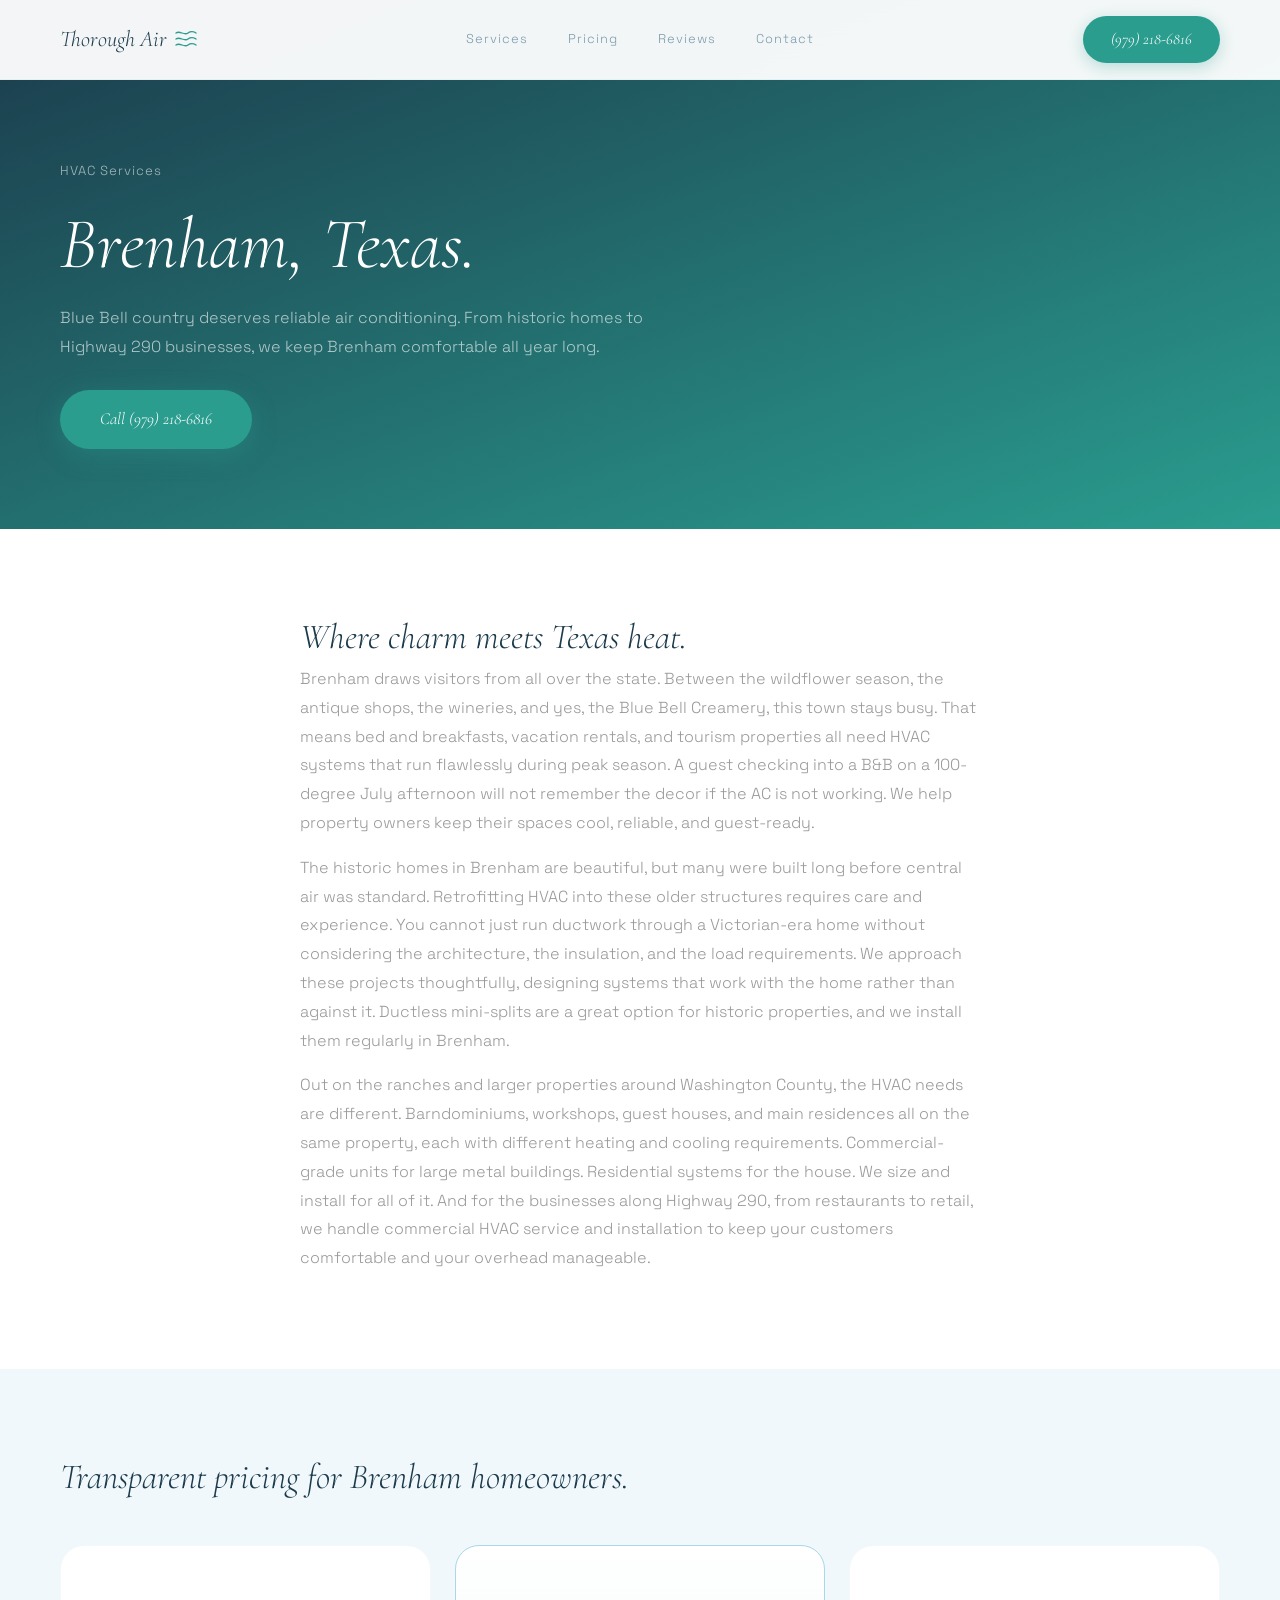
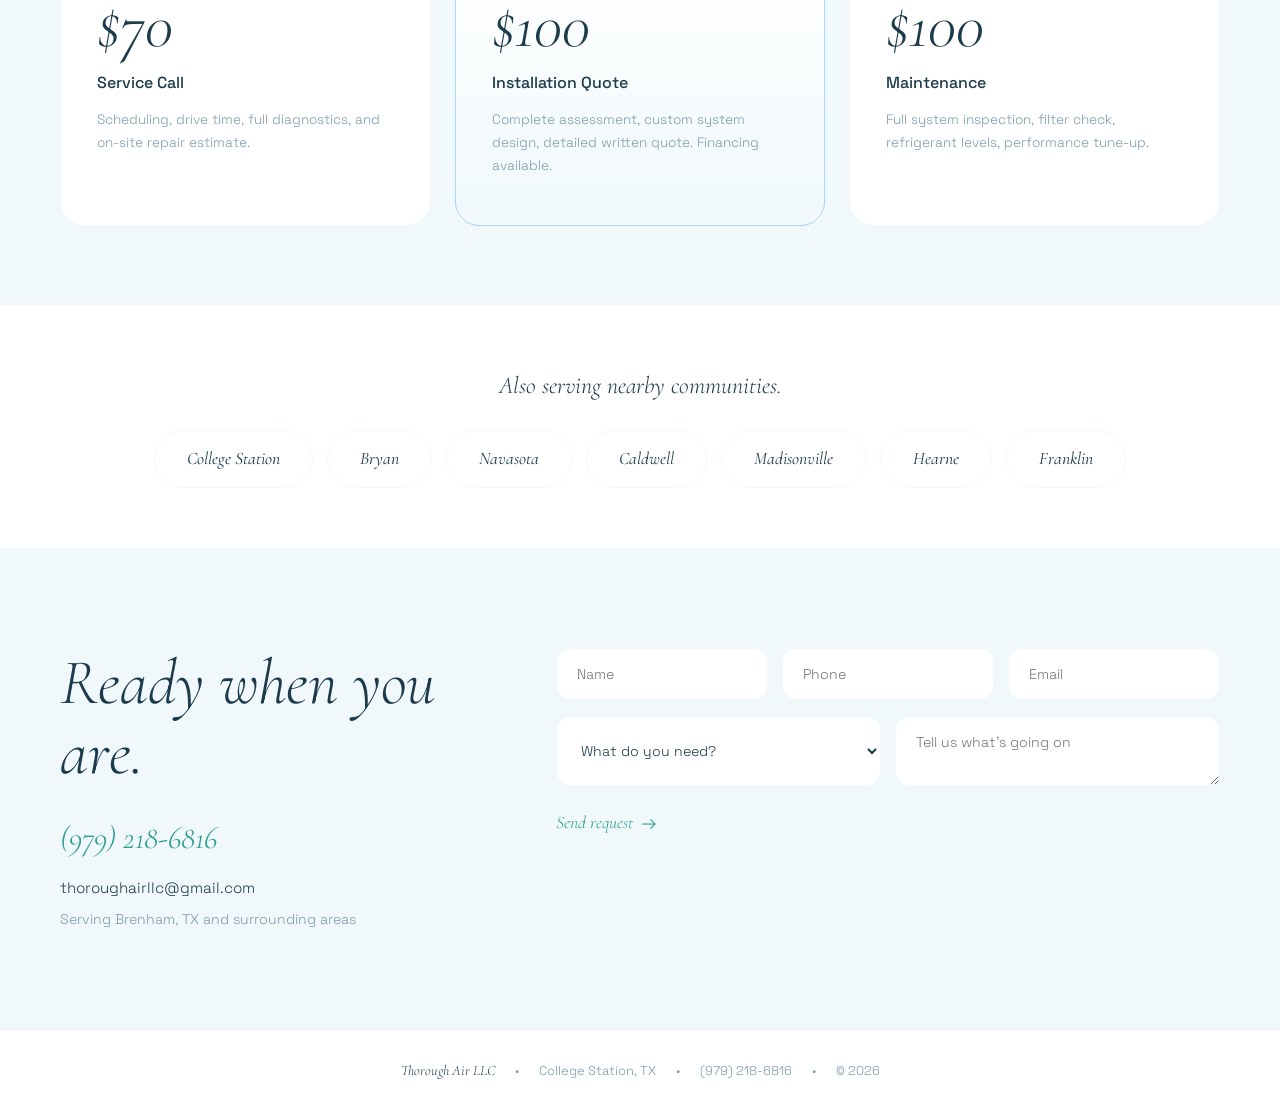
<file: areas/brenham.html>
<!DOCTYPE html>
<html lang="en">
<head>
  <meta charset="UTF-8">
  <meta name="viewport" content="width=device-width, initial-scale=1.0">
  <title>HVAC Services in Brenham, TX | Thorough Air LLC</title>
  <meta name="description" content="Thorough Air LLC serves Brenham, TX with heating, cooling, and HVAC services. 5.0 stars. Service calls starting at $70.">
  <link rel="stylesheet" href="../css/styles.css">
  <link rel="preconnect" href="https://fonts.googleapis.com">
  <link href="https://fonts.googleapis.com/css2?family=Cormorant+Garamond:ital,wght@0,300;0,400;1,300;1,400;1,500&family=Space+Grotesk:wght@300;400;500&display=swap" rel="stylesheet">
  <style>
    .area-hero {
      padding: 160px 60px 80px;
      background: linear-gradient(160deg, #1b3a4b 0%, #2a9d8f 100%);
      color: white;
    }
    .area-hero-inner { max-width: 800px; }
    .area-hero h1 em { font-size: clamp(2.5rem, 6vw, 4.5rem); color: white; line-height: 1.1; }
    .area-hero .hero-eyebrow { font-size: 0.82rem; color: rgba(255,255,255,0.6); letter-spacing: 1px; margin-bottom: 24px; }
    .area-hero .hero-desc { font-size: 1rem; font-weight: 300; color: rgba(255,255,255,0.65); max-width: 600px; line-height: 1.8; margin-top: 20px; margin-bottom: 28px; }
    .area-body { padding: 80px 60px; max-width: 800px; margin: 0 auto; }
    .area-body h2 em { font-size: clamp(1.6rem, 3vw, 2.2rem); color: #1b3a4b; }
    .area-body p { color: #999; font-weight: 300; line-height: 1.8; margin-bottom: 16px; }
    .area-pricing { padding: 80px 60px; background: #f0f8fb; }
    .area-pricing-inner { max-width: 1400px; margin: 0 auto; }
    .area-pricing h2 { margin-bottom: 40px; }
    .area-pricing h2 em { font-size: clamp(1.6rem, 3vw, 2.2rem); color: #1b3a4b; }
    @media (max-width: 900px) {
      .area-hero { padding: 120px 24px 60px; }
      .area-body { padding: 60px 24px; }
      .area-pricing { padding: 60px 24px; }
    }
  </style>
</head>
<body>
  <nav class="top-bar">
    <span class="tb-logo">
      <em>Thorough Air</em>
      <svg class="wind-lines" width="22" height="22" viewBox="0 0 22 22">
        <path d="M1,5 C5,2 9,8 13,5 C17,2 21,5 21,5" stroke="currentColor" fill="none" stroke-width="1.3" stroke-linecap="round"/>
        <path d="M1,11 C5,8 9,14 13,11 C17,8 21,11 21,11" stroke="currentColor" fill="none" stroke-width="1.3" stroke-linecap="round"/>
        <path d="M1,17 C5,14 9,20 13,17 C17,14 21,17 21,17" stroke="currentColor" fill="none" stroke-width="1.3" stroke-linecap="round"/>
      </svg>
    </span>
    <div class="tb-links">
      <a href="../index.html#services">Services</a>
      <a href="../index.html#pricing">Pricing</a>
      <a href="../index.html#words">Reviews</a>
      <a href="../index.html#reach">Contact</a>
    </div>
    <a href="tel:+19792186816" class="tb-phone"><em>(979) 218-6816</em></a>
  </nav>

  <section class="area-hero">
    <div class="area-hero-inner">
      <p class="hero-eyebrow">HVAC Services</p>
      <h1><em>Brenham, Texas.</em></h1>
      <p class="hero-desc">Blue Bell country deserves reliable air conditioning. From historic homes to Highway 290 businesses, we keep Brenham comfortable all year long.</p>
      <a href="tel:+19792186816" class="hero-btn hero-btn-primary"><em>Call (979) 218-6816</em></a>
    </div>
  </section>

  <section class="area-body">
    <div class="area-content">
      <h2><em>Where charm meets Texas heat.</em></h2>
      <p>Brenham draws visitors from all over the state. Between the wildflower season, the antique shops, the wineries, and yes, the Blue Bell Creamery, this town stays busy. That means bed and breakfasts, vacation rentals, and tourism properties all need HVAC systems that run flawlessly during peak season. A guest checking into a B&B on a 100-degree July afternoon will not remember the decor if the AC is not working. We help property owners keep their spaces cool, reliable, and guest-ready.</p>
      <p>The historic homes in Brenham are beautiful, but many were built long before central air was standard. Retrofitting HVAC into these older structures requires care and experience. You cannot just run ductwork through a Victorian-era home without considering the architecture, the insulation, and the load requirements. We approach these projects thoughtfully, designing systems that work with the home rather than against it. Ductless mini-splits are a great option for historic properties, and we install them regularly in Brenham.</p>
      <p>Out on the ranches and larger properties around Washington County, the HVAC needs are different. Barndominiums, workshops, guest houses, and main residences all on the same property, each with different heating and cooling requirements. Commercial-grade units for large metal buildings. Residential systems for the house. We size and install for all of it. And for the businesses along Highway 290, from restaurants to retail, we handle commercial HVAC service and installation to keep your customers comfortable and your overhead manageable.</p>
    </div>
  </section>

  <section class="area-pricing">
    <div class="area-pricing-inner">
      <h2><em>Transparent pricing for Brenham homeowners.</em></h2>
      <div class="pricing-flow">
        <div class="pf-card">
          <span class="pf-price"><em>$70</em></span>
          <h3>Service Call</h3>
          <p>Scheduling, drive time, full diagnostics, and on-site repair estimate.</p>
        </div>
        <div class="pf-card pf-accent">
          <span class="pf-price"><em>$100</em></span>
          <h3>Installation Quote</h3>
          <p>Complete assessment, custom system design, detailed written quote. Financing available.</p>
        </div>
        <div class="pf-card">
          <span class="pf-price"><em>$100</em></span>
          <h3>Maintenance</h3>
          <p>Full system inspection, filter check, refrigerant levels, performance tune-up.</p>
        </div>
      </div>
    </div>
  </section>

  <section class="areas" style="padding: 60px 60px;">
    <div class="areas-inner">
      <h2 style="margin-bottom:24px;"><em>Also serving nearby communities.</em></h2>
      <div class="areas-flow">
        <a href="college-station.html" class="area-pill">College Station</a>
        <a href="bryan.html" class="area-pill">Bryan</a>
        <a href="navasota.html" class="area-pill">Navasota</a>
        <a href="caldwell.html" class="area-pill">Caldwell</a>
        <a href="madisonville.html" class="area-pill">Madisonville</a>
        <a href="hearne.html" class="area-pill">Hearne</a>
        <a href="franklin.html" class="area-pill">Franklin</a>
      </div>
    </div>
  </section>

  <section class="reach" id="reach">
    <div class="reach-flow">
      <div class="rf-left">
        <h2><em>Ready when you are.</em></h2>
        <a href="tel:+19792186816" class="rf-phone"><em>(979) 218-6816</em></a>
        <a href="mailto:thoroughairllc@gmail.com" class="rf-email">thoroughairllc@gmail.com</a>
        <p class="rf-addr">Serving Brenham, TX and surrounding areas</p>
      </div>
      <form class="rf-form" id="contactForm">
        <div class="rf-row">
          <input type="text" placeholder="Name" required>
          <input type="tel" placeholder="Phone" required>
          <input type="email" placeholder="Email">
        </div>
        <div class="rf-row">
          <select required>
            <option value="" disabled selected>What do you need?</option>
            <option>Service Call ($70)</option>
            <option>Installation Quote ($100)</option>
            <option>Maintenance ($100)</option>
            <option>New Construction</option>
            <option>Emergency</option>
          </select>
          <textarea placeholder="Tell us what's going on" rows="2"></textarea>
        </div>
        <button type="submit" class="link-arrow"><em>Send request</em> <span>&rarr;</span></button>
      </form>
    </div>
  </section>

  <footer class="site-footer">
    <span><em>Thorough Air LLC</em></span>
    <span>&bull;</span>
    <span>College Station, TX</span>
    <span>&bull;</span>
    <a href="tel:+19792186816">(979) 218-6816</a>
    <span>&bull;</span>
    <span>&copy; 2026</span>
  </footer>

  <script src="../js/main.js"></script>
</body>
</html>
</file>
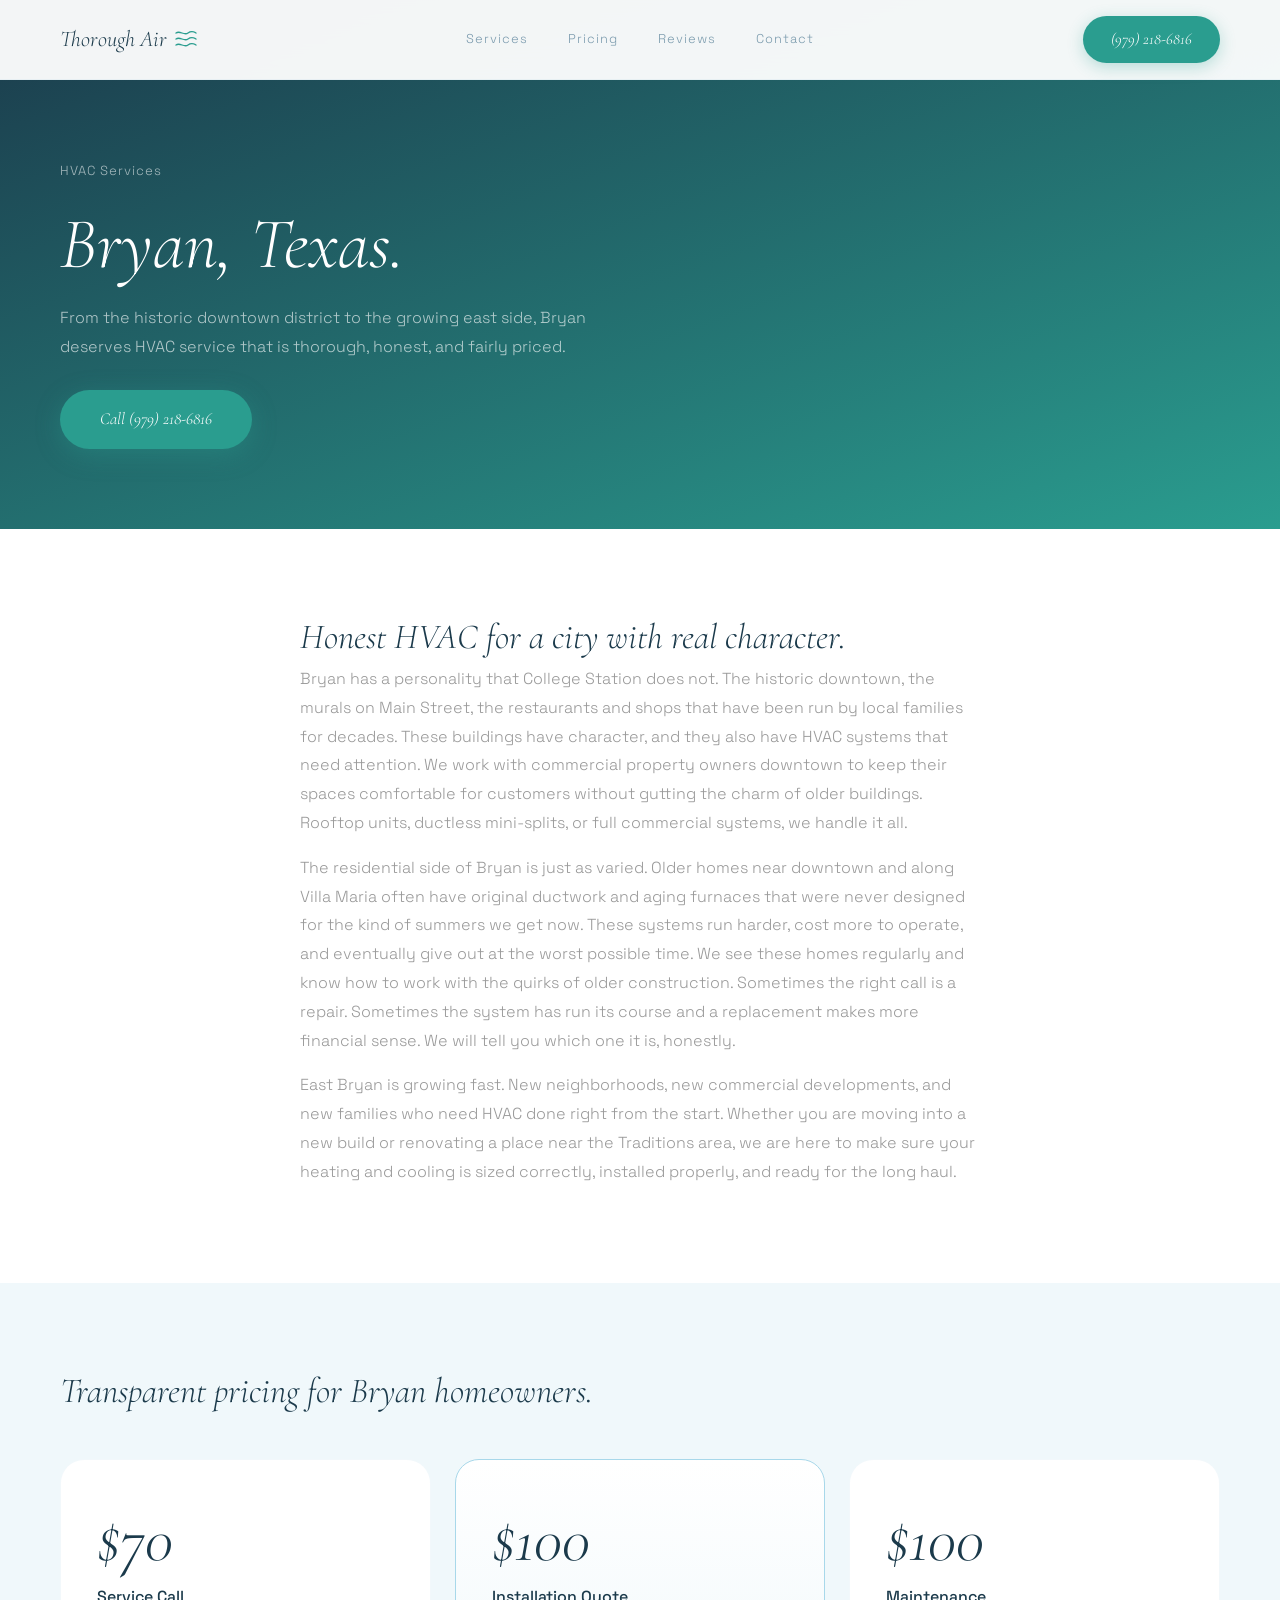
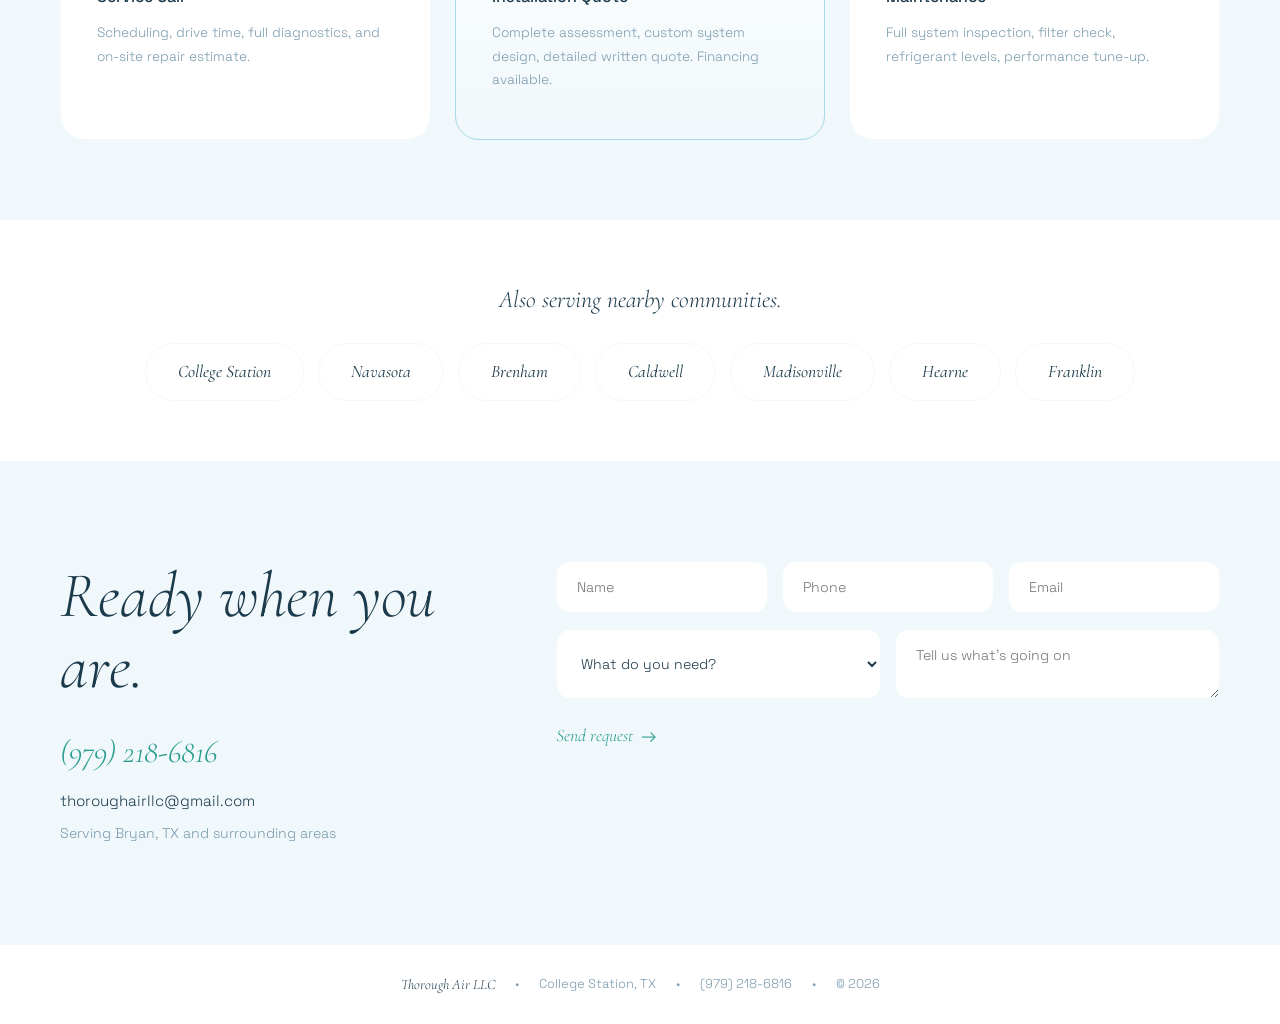
<file: areas/bryan.html>
<!DOCTYPE html>
<html lang="en">
<head>
  <meta charset="UTF-8">
  <meta name="viewport" content="width=device-width, initial-scale=1.0">
  <title>HVAC Services in Bryan, TX | Thorough Air LLC</title>
  <meta name="description" content="Thorough Air LLC serves Bryan, TX with heating, cooling, and HVAC services. 5.0 stars. Service calls starting at $70.">
  <link rel="stylesheet" href="../css/styles.css">
  <link rel="preconnect" href="https://fonts.googleapis.com">
  <link href="https://fonts.googleapis.com/css2?family=Cormorant+Garamond:ital,wght@0,300;0,400;1,300;1,400;1,500&family=Space+Grotesk:wght@300;400;500&display=swap" rel="stylesheet">
  <style>
    .area-hero {
      padding: 160px 60px 80px;
      background: linear-gradient(160deg, #1b3a4b 0%, #2a9d8f 100%);
      color: white;
    }
    .area-hero-inner { max-width: 800px; }
    .area-hero h1 em { font-size: clamp(2.5rem, 6vw, 4.5rem); color: white; line-height: 1.1; }
    .area-hero .hero-eyebrow { font-size: 0.82rem; color: rgba(255,255,255,0.6); letter-spacing: 1px; margin-bottom: 24px; }
    .area-hero .hero-desc { font-size: 1rem; font-weight: 300; color: rgba(255,255,255,0.65); max-width: 600px; line-height: 1.8; margin-top: 20px; margin-bottom: 28px; }
    .area-body { padding: 80px 60px; max-width: 800px; margin: 0 auto; }
    .area-body h2 em { font-size: clamp(1.6rem, 3vw, 2.2rem); color: #1b3a4b; }
    .area-body p { color: #999; font-weight: 300; line-height: 1.8; margin-bottom: 16px; }
    .area-pricing { padding: 80px 60px; background: #f0f8fb; }
    .area-pricing-inner { max-width: 1400px; margin: 0 auto; }
    .area-pricing h2 { margin-bottom: 40px; }
    .area-pricing h2 em { font-size: clamp(1.6rem, 3vw, 2.2rem); color: #1b3a4b; }
    @media (max-width: 900px) {
      .area-hero { padding: 120px 24px 60px; }
      .area-body { padding: 60px 24px; }
      .area-pricing { padding: 60px 24px; }
    }
  </style>
</head>
<body>
  <nav class="top-bar">
    <span class="tb-logo">
      <em>Thorough Air</em>
      <svg class="wind-lines" width="22" height="22" viewBox="0 0 22 22">
        <path d="M1,5 C5,2 9,8 13,5 C17,2 21,5 21,5" stroke="currentColor" fill="none" stroke-width="1.3" stroke-linecap="round"/>
        <path d="M1,11 C5,8 9,14 13,11 C17,8 21,11 21,11" stroke="currentColor" fill="none" stroke-width="1.3" stroke-linecap="round"/>
        <path d="M1,17 C5,14 9,20 13,17 C17,14 21,17 21,17" stroke="currentColor" fill="none" stroke-width="1.3" stroke-linecap="round"/>
      </svg>
    </span>
    <div class="tb-links">
      <a href="../index.html#services">Services</a>
      <a href="../index.html#pricing">Pricing</a>
      <a href="../index.html#words">Reviews</a>
      <a href="../index.html#reach">Contact</a>
    </div>
    <a href="tel:+19792186816" class="tb-phone"><em>(979) 218-6816</em></a>
  </nav>

  <section class="area-hero">
    <div class="area-hero-inner">
      <p class="hero-eyebrow">HVAC Services</p>
      <h1><em>Bryan, Texas.</em></h1>
      <p class="hero-desc">From the historic downtown district to the growing east side, Bryan deserves HVAC service that is thorough, honest, and fairly priced.</p>
      <a href="tel:+19792186816" class="hero-btn hero-btn-primary"><em>Call (979) 218-6816</em></a>
    </div>
  </section>

  <section class="area-body">
    <div class="area-content">
      <h2><em>Honest HVAC for a city with real character.</em></h2>
      <p>Bryan has a personality that College Station does not. The historic downtown, the murals on Main Street, the restaurants and shops that have been run by local families for decades. These buildings have character, and they also have HVAC systems that need attention. We work with commercial property owners downtown to keep their spaces comfortable for customers without gutting the charm of older buildings. Rooftop units, ductless mini-splits, or full commercial systems, we handle it all.</p>
      <p>The residential side of Bryan is just as varied. Older homes near downtown and along Villa Maria often have original ductwork and aging furnaces that were never designed for the kind of summers we get now. These systems run harder, cost more to operate, and eventually give out at the worst possible time. We see these homes regularly and know how to work with the quirks of older construction. Sometimes the right call is a repair. Sometimes the system has run its course and a replacement makes more financial sense. We will tell you which one it is, honestly.</p>
      <p>East Bryan is growing fast. New neighborhoods, new commercial developments, and new families who need HVAC done right from the start. Whether you are moving into a new build or renovating a place near the Traditions area, we are here to make sure your heating and cooling is sized correctly, installed properly, and ready for the long haul.</p>
    </div>
  </section>

  <section class="area-pricing">
    <div class="area-pricing-inner">
      <h2><em>Transparent pricing for Bryan homeowners.</em></h2>
      <div class="pricing-flow">
        <div class="pf-card">
          <span class="pf-price"><em>$70</em></span>
          <h3>Service Call</h3>
          <p>Scheduling, drive time, full diagnostics, and on-site repair estimate.</p>
        </div>
        <div class="pf-card pf-accent">
          <span class="pf-price"><em>$100</em></span>
          <h3>Installation Quote</h3>
          <p>Complete assessment, custom system design, detailed written quote. Financing available.</p>
        </div>
        <div class="pf-card">
          <span class="pf-price"><em>$100</em></span>
          <h3>Maintenance</h3>
          <p>Full system inspection, filter check, refrigerant levels, performance tune-up.</p>
        </div>
      </div>
    </div>
  </section>

  <section class="areas" style="padding: 60px 60px;">
    <div class="areas-inner">
      <h2 style="margin-bottom:24px;"><em>Also serving nearby communities.</em></h2>
      <div class="areas-flow">
        <a href="college-station.html" class="area-pill">College Station</a>
        <a href="navasota.html" class="area-pill">Navasota</a>
        <a href="brenham.html" class="area-pill">Brenham</a>
        <a href="caldwell.html" class="area-pill">Caldwell</a>
        <a href="madisonville.html" class="area-pill">Madisonville</a>
        <a href="hearne.html" class="area-pill">Hearne</a>
        <a href="franklin.html" class="area-pill">Franklin</a>
      </div>
    </div>
  </section>

  <section class="reach" id="reach">
    <div class="reach-flow">
      <div class="rf-left">
        <h2><em>Ready when you are.</em></h2>
        <a href="tel:+19792186816" class="rf-phone"><em>(979) 218-6816</em></a>
        <a href="mailto:thoroughairllc@gmail.com" class="rf-email">thoroughairllc@gmail.com</a>
        <p class="rf-addr">Serving Bryan, TX and surrounding areas</p>
      </div>
      <form class="rf-form" id="contactForm">
        <div class="rf-row">
          <input type="text" placeholder="Name" required>
          <input type="tel" placeholder="Phone" required>
          <input type="email" placeholder="Email">
        </div>
        <div class="rf-row">
          <select required>
            <option value="" disabled selected>What do you need?</option>
            <option>Service Call ($70)</option>
            <option>Installation Quote ($100)</option>
            <option>Maintenance ($100)</option>
            <option>New Construction</option>
            <option>Emergency</option>
          </select>
          <textarea placeholder="Tell us what's going on" rows="2"></textarea>
        </div>
        <button type="submit" class="link-arrow"><em>Send request</em> <span>&rarr;</span></button>
      </form>
    </div>
  </section>

  <footer class="site-footer">
    <span><em>Thorough Air LLC</em></span>
    <span>&bull;</span>
    <span>College Station, TX</span>
    <span>&bull;</span>
    <a href="tel:+19792186816">(979) 218-6816</a>
    <span>&bull;</span>
    <span>&copy; 2026</span>
  </footer>

  <script src="../js/main.js"></script>
</body>
</html>
</file>
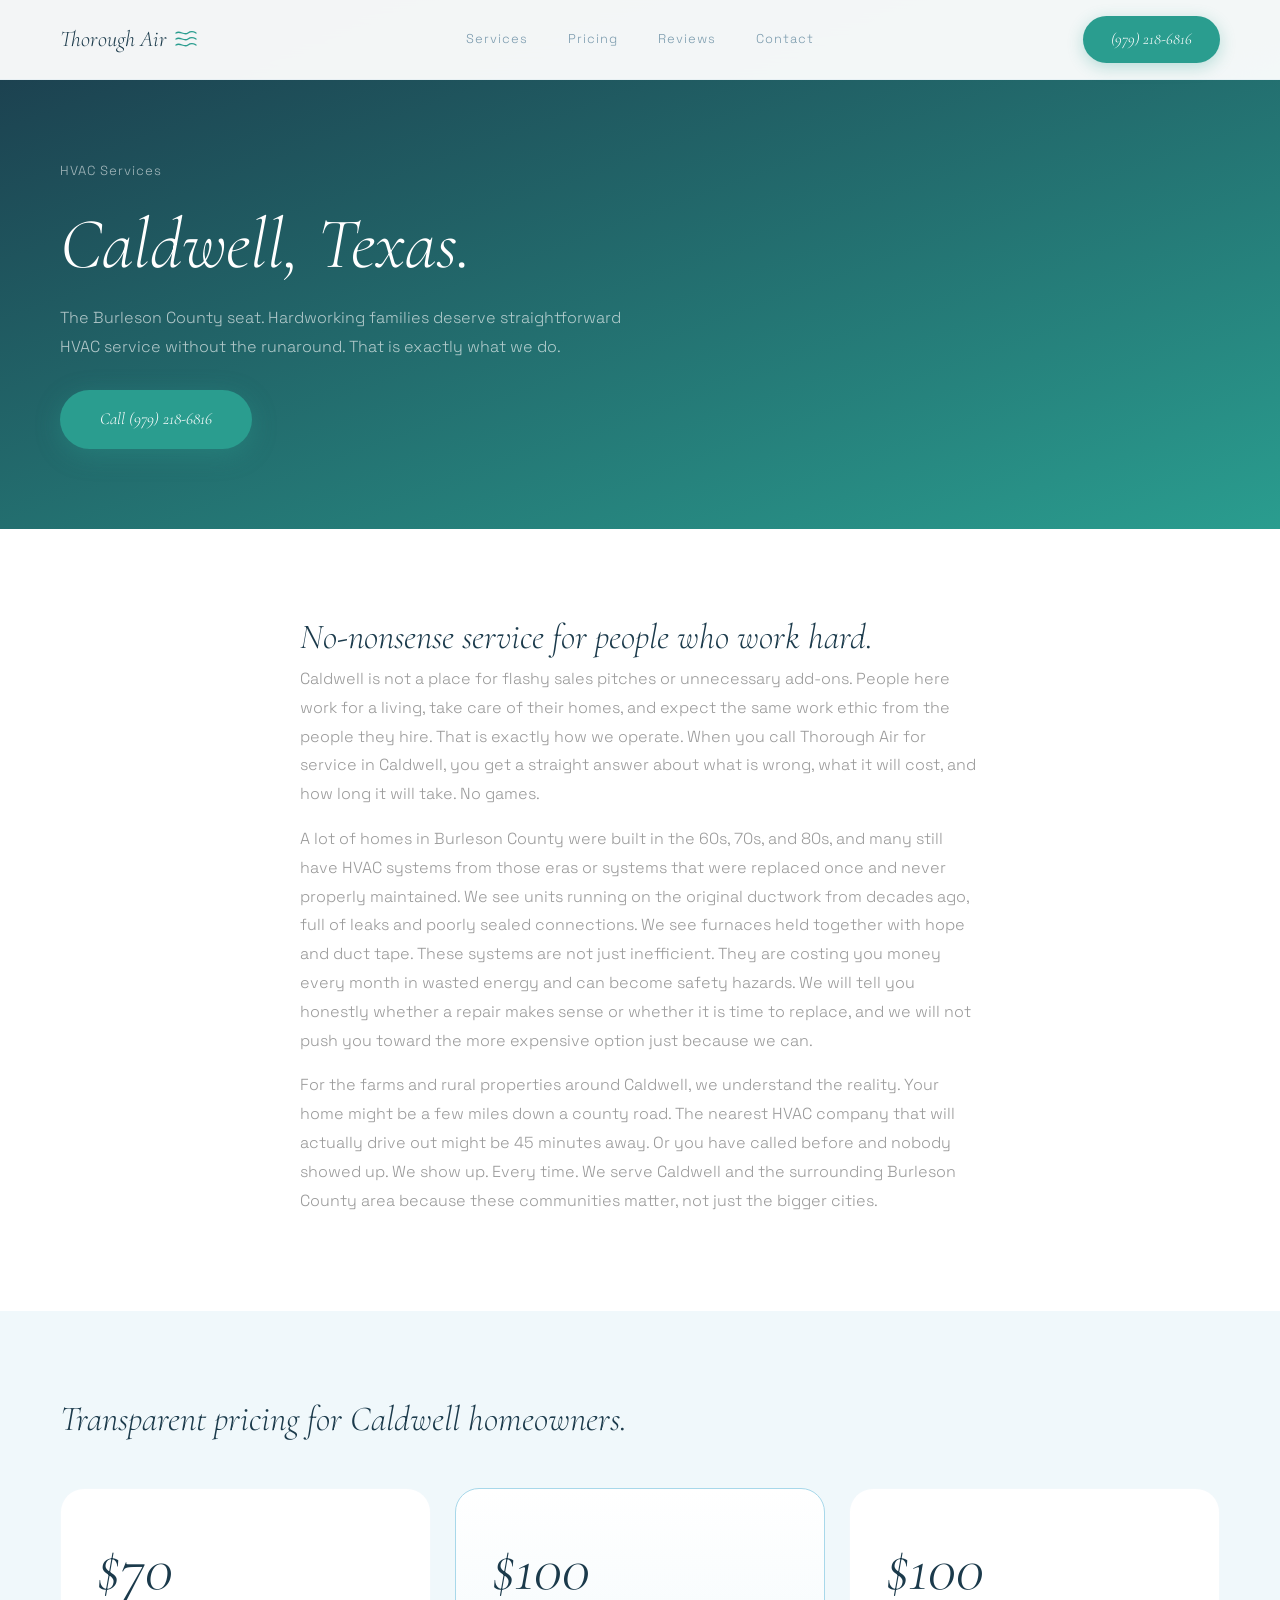
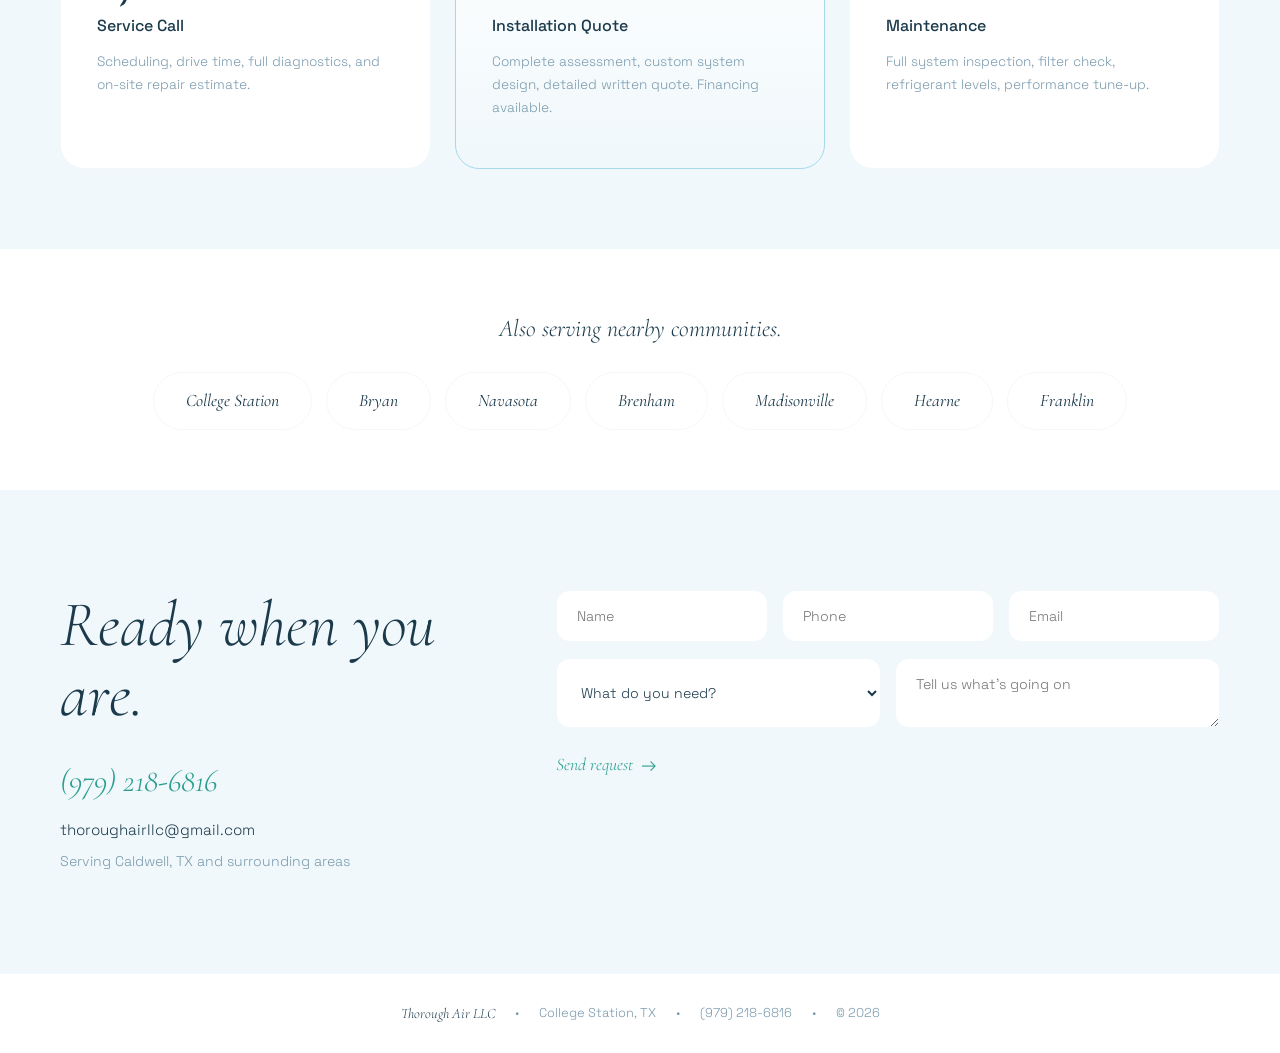
<file: areas/caldwell.html>
<!DOCTYPE html>
<html lang="en">
<head>
  <meta charset="UTF-8">
  <meta name="viewport" content="width=device-width, initial-scale=1.0">
  <title>HVAC Services in Caldwell, TX | Thorough Air LLC</title>
  <meta name="description" content="Thorough Air LLC serves Caldwell, TX with heating, cooling, and HVAC services. 5.0 stars. Service calls starting at $70.">
  <link rel="stylesheet" href="../css/styles.css">
  <link rel="preconnect" href="https://fonts.googleapis.com">
  <link href="https://fonts.googleapis.com/css2?family=Cormorant+Garamond:ital,wght@0,300;0,400;1,300;1,400;1,500&family=Space+Grotesk:wght@300;400;500&display=swap" rel="stylesheet">
  <style>
    .area-hero {
      padding: 160px 60px 80px;
      background: linear-gradient(160deg, #1b3a4b 0%, #2a9d8f 100%);
      color: white;
    }
    .area-hero-inner { max-width: 800px; }
    .area-hero h1 em { font-size: clamp(2.5rem, 6vw, 4.5rem); color: white; line-height: 1.1; }
    .area-hero .hero-eyebrow { font-size: 0.82rem; color: rgba(255,255,255,0.6); letter-spacing: 1px; margin-bottom: 24px; }
    .area-hero .hero-desc { font-size: 1rem; font-weight: 300; color: rgba(255,255,255,0.65); max-width: 600px; line-height: 1.8; margin-top: 20px; margin-bottom: 28px; }
    .area-body { padding: 80px 60px; max-width: 800px; margin: 0 auto; }
    .area-body h2 em { font-size: clamp(1.6rem, 3vw, 2.2rem); color: #1b3a4b; }
    .area-body p { color: #999; font-weight: 300; line-height: 1.8; margin-bottom: 16px; }
    .area-pricing { padding: 80px 60px; background: #f0f8fb; }
    .area-pricing-inner { max-width: 1400px; margin: 0 auto; }
    .area-pricing h2 { margin-bottom: 40px; }
    .area-pricing h2 em { font-size: clamp(1.6rem, 3vw, 2.2rem); color: #1b3a4b; }
    @media (max-width: 900px) {
      .area-hero { padding: 120px 24px 60px; }
      .area-body { padding: 60px 24px; }
      .area-pricing { padding: 60px 24px; }
    }
  </style>
</head>
<body>
  <nav class="top-bar">
    <span class="tb-logo">
      <em>Thorough Air</em>
      <svg class="wind-lines" width="22" height="22" viewBox="0 0 22 22">
        <path d="M1,5 C5,2 9,8 13,5 C17,2 21,5 21,5" stroke="currentColor" fill="none" stroke-width="1.3" stroke-linecap="round"/>
        <path d="M1,11 C5,8 9,14 13,11 C17,8 21,11 21,11" stroke="currentColor" fill="none" stroke-width="1.3" stroke-linecap="round"/>
        <path d="M1,17 C5,14 9,20 13,17 C17,14 21,17 21,17" stroke="currentColor" fill="none" stroke-width="1.3" stroke-linecap="round"/>
      </svg>
    </span>
    <div class="tb-links">
      <a href="../index.html#services">Services</a>
      <a href="../index.html#pricing">Pricing</a>
      <a href="../index.html#words">Reviews</a>
      <a href="../index.html#reach">Contact</a>
    </div>
    <a href="tel:+19792186816" class="tb-phone"><em>(979) 218-6816</em></a>
  </nav>

  <section class="area-hero">
    <div class="area-hero-inner">
      <p class="hero-eyebrow">HVAC Services</p>
      <h1><em>Caldwell, Texas.</em></h1>
      <p class="hero-desc">The Burleson County seat. Hardworking families deserve straightforward HVAC service without the runaround. That is exactly what we do.</p>
      <a href="tel:+19792186816" class="hero-btn hero-btn-primary"><em>Call (979) 218-6816</em></a>
    </div>
  </section>

  <section class="area-body">
    <div class="area-content">
      <h2><em>No-nonsense service for people who work hard.</em></h2>
      <p>Caldwell is not a place for flashy sales pitches or unnecessary add-ons. People here work for a living, take care of their homes, and expect the same work ethic from the people they hire. That is exactly how we operate. When you call Thorough Air for service in Caldwell, you get a straight answer about what is wrong, what it will cost, and how long it will take. No games.</p>
      <p>A lot of homes in Burleson County were built in the 60s, 70s, and 80s, and many still have HVAC systems from those eras or systems that were replaced once and never properly maintained. We see units running on the original ductwork from decades ago, full of leaks and poorly sealed connections. We see furnaces held together with hope and duct tape. These systems are not just inefficient. They are costing you money every month in wasted energy and can become safety hazards. We will tell you honestly whether a repair makes sense or whether it is time to replace, and we will not push you toward the more expensive option just because we can.</p>
      <p>For the farms and rural properties around Caldwell, we understand the reality. Your home might be a few miles down a county road. The nearest HVAC company that will actually drive out might be 45 minutes away. Or you have called before and nobody showed up. We show up. Every time. We serve Caldwell and the surrounding Burleson County area because these communities matter, not just the bigger cities.</p>
    </div>
  </section>

  <section class="area-pricing">
    <div class="area-pricing-inner">
      <h2><em>Transparent pricing for Caldwell homeowners.</em></h2>
      <div class="pricing-flow">
        <div class="pf-card">
          <span class="pf-price"><em>$70</em></span>
          <h3>Service Call</h3>
          <p>Scheduling, drive time, full diagnostics, and on-site repair estimate.</p>
        </div>
        <div class="pf-card pf-accent">
          <span class="pf-price"><em>$100</em></span>
          <h3>Installation Quote</h3>
          <p>Complete assessment, custom system design, detailed written quote. Financing available.</p>
        </div>
        <div class="pf-card">
          <span class="pf-price"><em>$100</em></span>
          <h3>Maintenance</h3>
          <p>Full system inspection, filter check, refrigerant levels, performance tune-up.</p>
        </div>
      </div>
    </div>
  </section>

  <section class="areas" style="padding: 60px 60px;">
    <div class="areas-inner">
      <h2 style="margin-bottom:24px;"><em>Also serving nearby communities.</em></h2>
      <div class="areas-flow">
        <a href="college-station.html" class="area-pill">College Station</a>
        <a href="bryan.html" class="area-pill">Bryan</a>
        <a href="navasota.html" class="area-pill">Navasota</a>
        <a href="brenham.html" class="area-pill">Brenham</a>
        <a href="madisonville.html" class="area-pill">Madisonville</a>
        <a href="hearne.html" class="area-pill">Hearne</a>
        <a href="franklin.html" class="area-pill">Franklin</a>
      </div>
    </div>
  </section>

  <section class="reach" id="reach">
    <div class="reach-flow">
      <div class="rf-left">
        <h2><em>Ready when you are.</em></h2>
        <a href="tel:+19792186816" class="rf-phone"><em>(979) 218-6816</em></a>
        <a href="mailto:thoroughairllc@gmail.com" class="rf-email">thoroughairllc@gmail.com</a>
        <p class="rf-addr">Serving Caldwell, TX and surrounding areas</p>
      </div>
      <form class="rf-form" id="contactForm">
        <div class="rf-row">
          <input type="text" placeholder="Name" required>
          <input type="tel" placeholder="Phone" required>
          <input type="email" placeholder="Email">
        </div>
        <div class="rf-row">
          <select required>
            <option value="" disabled selected>What do you need?</option>
            <option>Service Call ($70)</option>
            <option>Installation Quote ($100)</option>
            <option>Maintenance ($100)</option>
            <option>New Construction</option>
            <option>Emergency</option>
          </select>
          <textarea placeholder="Tell us what's going on" rows="2"></textarea>
        </div>
        <button type="submit" class="link-arrow"><em>Send request</em> <span>&rarr;</span></button>
      </form>
    </div>
  </section>

  <footer class="site-footer">
    <span><em>Thorough Air LLC</em></span>
    <span>&bull;</span>
    <span>College Station, TX</span>
    <span>&bull;</span>
    <a href="tel:+19792186816">(979) 218-6816</a>
    <span>&bull;</span>
    <span>&copy; 2026</span>
  </footer>

  <script src="../js/main.js"></script>
</body>
</html>
</file>
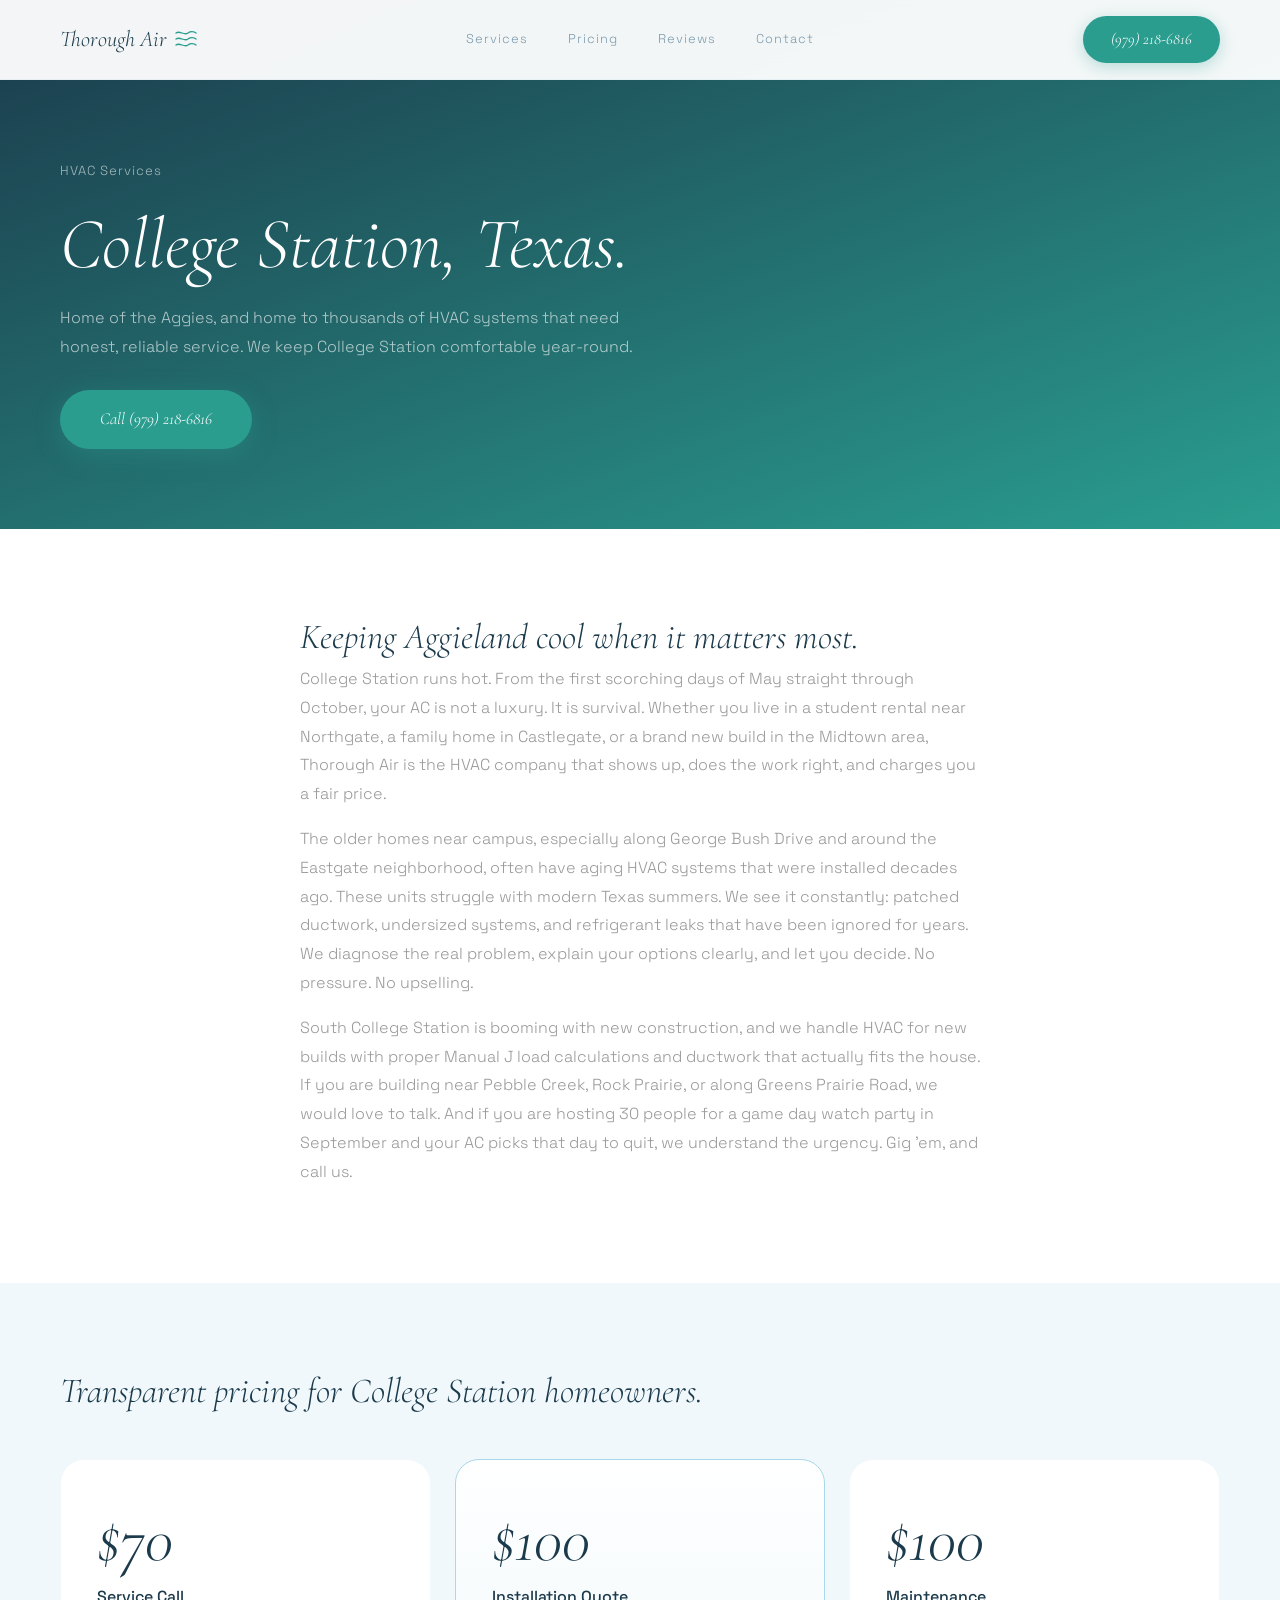
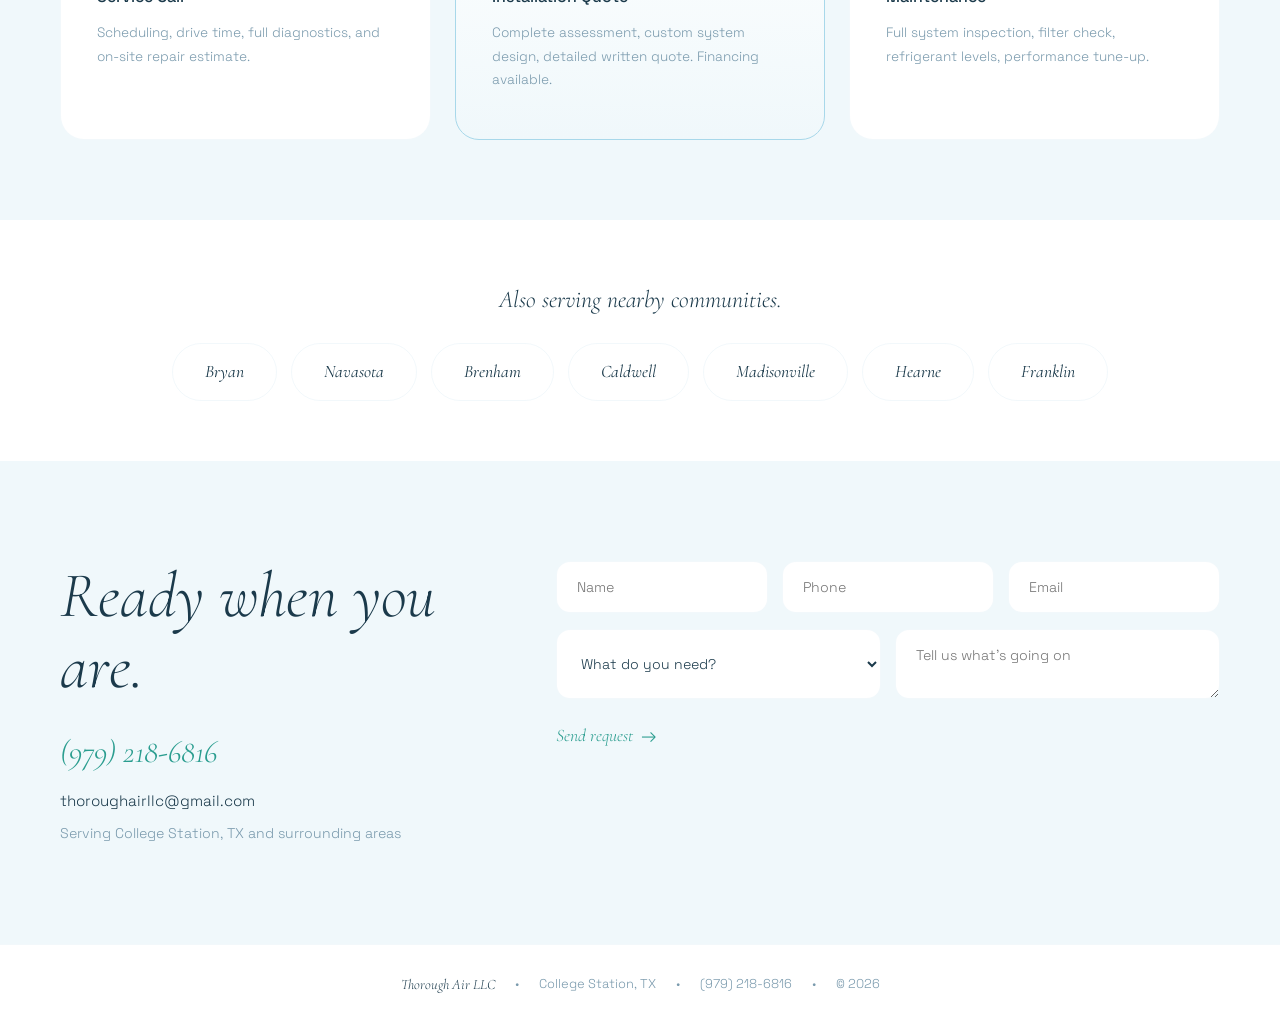
<file: areas/college-station.html>
<!DOCTYPE html>
<html lang="en">
<head>
  <meta charset="UTF-8">
  <meta name="viewport" content="width=device-width, initial-scale=1.0">
  <title>HVAC Services in College Station, TX | Thorough Air LLC</title>
  <meta name="description" content="Thorough Air LLC serves College Station, TX with heating, cooling, and HVAC services. 5.0 stars. Service calls starting at $70.">
  <link rel="stylesheet" href="../css/styles.css">
  <link rel="preconnect" href="https://fonts.googleapis.com">
  <link href="https://fonts.googleapis.com/css2?family=Cormorant+Garamond:ital,wght@0,300;0,400;1,300;1,400;1,500&family=Space+Grotesk:wght@300;400;500&display=swap" rel="stylesheet">
  <style>
    .area-hero {
      padding: 160px 60px 80px;
      background: linear-gradient(160deg, #1b3a4b 0%, #2a9d8f 100%);
      color: white;
    }
    .area-hero-inner { max-width: 800px; }
    .area-hero h1 em { font-size: clamp(2.5rem, 6vw, 4.5rem); color: white; line-height: 1.1; }
    .area-hero .hero-eyebrow { font-size: 0.82rem; color: rgba(255,255,255,0.6); letter-spacing: 1px; margin-bottom: 24px; }
    .area-hero .hero-desc { font-size: 1rem; font-weight: 300; color: rgba(255,255,255,0.65); max-width: 600px; line-height: 1.8; margin-top: 20px; margin-bottom: 28px; }
    .area-body { padding: 80px 60px; max-width: 800px; margin: 0 auto; }
    .area-body h2 em { font-size: clamp(1.6rem, 3vw, 2.2rem); color: #1b3a4b; }
    .area-body p { color: #999; font-weight: 300; line-height: 1.8; margin-bottom: 16px; }
    .area-pricing { padding: 80px 60px; background: #f0f8fb; }
    .area-pricing-inner { max-width: 1400px; margin: 0 auto; }
    .area-pricing h2 { margin-bottom: 40px; }
    .area-pricing h2 em { font-size: clamp(1.6rem, 3vw, 2.2rem); color: #1b3a4b; }
    @media (max-width: 900px) {
      .area-hero { padding: 120px 24px 60px; }
      .area-body { padding: 60px 24px; }
      .area-pricing { padding: 60px 24px; }
    }
  </style>
</head>
<body>
  <nav class="top-bar">
    <span class="tb-logo">
      <em>Thorough Air</em>
      <svg class="wind-lines" width="22" height="22" viewBox="0 0 22 22">
        <path d="M1,5 C5,2 9,8 13,5 C17,2 21,5 21,5" stroke="currentColor" fill="none" stroke-width="1.3" stroke-linecap="round"/>
        <path d="M1,11 C5,8 9,14 13,11 C17,8 21,11 21,11" stroke="currentColor" fill="none" stroke-width="1.3" stroke-linecap="round"/>
        <path d="M1,17 C5,14 9,20 13,17 C17,14 21,17 21,17" stroke="currentColor" fill="none" stroke-width="1.3" stroke-linecap="round"/>
      </svg>
    </span>
    <div class="tb-links">
      <a href="../index.html#services">Services</a>
      <a href="../index.html#pricing">Pricing</a>
      <a href="../index.html#words">Reviews</a>
      <a href="../index.html#reach">Contact</a>
    </div>
    <a href="tel:+19792186816" class="tb-phone"><em>(979) 218-6816</em></a>
  </nav>

  <section class="area-hero">
    <div class="area-hero-inner">
      <p class="hero-eyebrow">HVAC Services</p>
      <h1><em>College Station, Texas.</em></h1>
      <p class="hero-desc">Home of the Aggies, and home to thousands of HVAC systems that need honest, reliable service. We keep College Station comfortable year-round.</p>
      <a href="tel:+19792186816" class="hero-btn hero-btn-primary"><em>Call (979) 218-6816</em></a>
    </div>
  </section>

  <section class="area-body">
    <div class="area-content">
      <h2><em>Keeping Aggieland cool when it matters most.</em></h2>
      <p>College Station runs hot. From the first scorching days of May straight through October, your AC is not a luxury. It is survival. Whether you live in a student rental near Northgate, a family home in Castlegate, or a brand new build in the Midtown area, Thorough Air is the HVAC company that shows up, does the work right, and charges you a fair price.</p>
      <p>The older homes near campus, especially along George Bush Drive and around the Eastgate neighborhood, often have aging HVAC systems that were installed decades ago. These units struggle with modern Texas summers. We see it constantly: patched ductwork, undersized systems, and refrigerant leaks that have been ignored for years. We diagnose the real problem, explain your options clearly, and let you decide. No pressure. No upselling.</p>
      <p>South College Station is booming with new construction, and we handle HVAC for new builds with proper Manual J load calculations and ductwork that actually fits the house. If you are building near Pebble Creek, Rock Prairie, or along Greens Prairie Road, we would love to talk. And if you are hosting 30 people for a game day watch party in September and your AC picks that day to quit, we understand the urgency. Gig 'em, and call us.</p>
    </div>
  </section>

  <section class="area-pricing">
    <div class="area-pricing-inner">
      <h2><em>Transparent pricing for College Station homeowners.</em></h2>
      <div class="pricing-flow">
        <div class="pf-card">
          <span class="pf-price"><em>$70</em></span>
          <h3>Service Call</h3>
          <p>Scheduling, drive time, full diagnostics, and on-site repair estimate.</p>
        </div>
        <div class="pf-card pf-accent">
          <span class="pf-price"><em>$100</em></span>
          <h3>Installation Quote</h3>
          <p>Complete assessment, custom system design, detailed written quote. Financing available.</p>
        </div>
        <div class="pf-card">
          <span class="pf-price"><em>$100</em></span>
          <h3>Maintenance</h3>
          <p>Full system inspection, filter check, refrigerant levels, performance tune-up.</p>
        </div>
      </div>
    </div>
  </section>

  <section class="areas" style="padding: 60px 60px;">
    <div class="areas-inner">
      <h2 style="margin-bottom:24px;"><em>Also serving nearby communities.</em></h2>
      <div class="areas-flow">
        <a href="bryan.html" class="area-pill">Bryan</a>
        <a href="navasota.html" class="area-pill">Navasota</a>
        <a href="brenham.html" class="area-pill">Brenham</a>
        <a href="caldwell.html" class="area-pill">Caldwell</a>
        <a href="madisonville.html" class="area-pill">Madisonville</a>
        <a href="hearne.html" class="area-pill">Hearne</a>
        <a href="franklin.html" class="area-pill">Franklin</a>
      </div>
    </div>
  </section>

  <section class="reach" id="reach">
    <div class="reach-flow">
      <div class="rf-left">
        <h2><em>Ready when you are.</em></h2>
        <a href="tel:+19792186816" class="rf-phone"><em>(979) 218-6816</em></a>
        <a href="mailto:thoroughairllc@gmail.com" class="rf-email">thoroughairllc@gmail.com</a>
        <p class="rf-addr">Serving College Station, TX and surrounding areas</p>
      </div>
      <form class="rf-form" id="contactForm">
        <div class="rf-row">
          <input type="text" placeholder="Name" required>
          <input type="tel" placeholder="Phone" required>
          <input type="email" placeholder="Email">
        </div>
        <div class="rf-row">
          <select required>
            <option value="" disabled selected>What do you need?</option>
            <option>Service Call ($70)</option>
            <option>Installation Quote ($100)</option>
            <option>Maintenance ($100)</option>
            <option>New Construction</option>
            <option>Emergency</option>
          </select>
          <textarea placeholder="Tell us what's going on" rows="2"></textarea>
        </div>
        <button type="submit" class="link-arrow"><em>Send request</em> <span>&rarr;</span></button>
      </form>
    </div>
  </section>

  <footer class="site-footer">
    <span><em>Thorough Air LLC</em></span>
    <span>&bull;</span>
    <span>College Station, TX</span>
    <span>&bull;</span>
    <a href="tel:+19792186816">(979) 218-6816</a>
    <span>&bull;</span>
    <span>&copy; 2026</span>
  </footer>

  <script src="../js/main.js"></script>
</body>
</html>
</file>
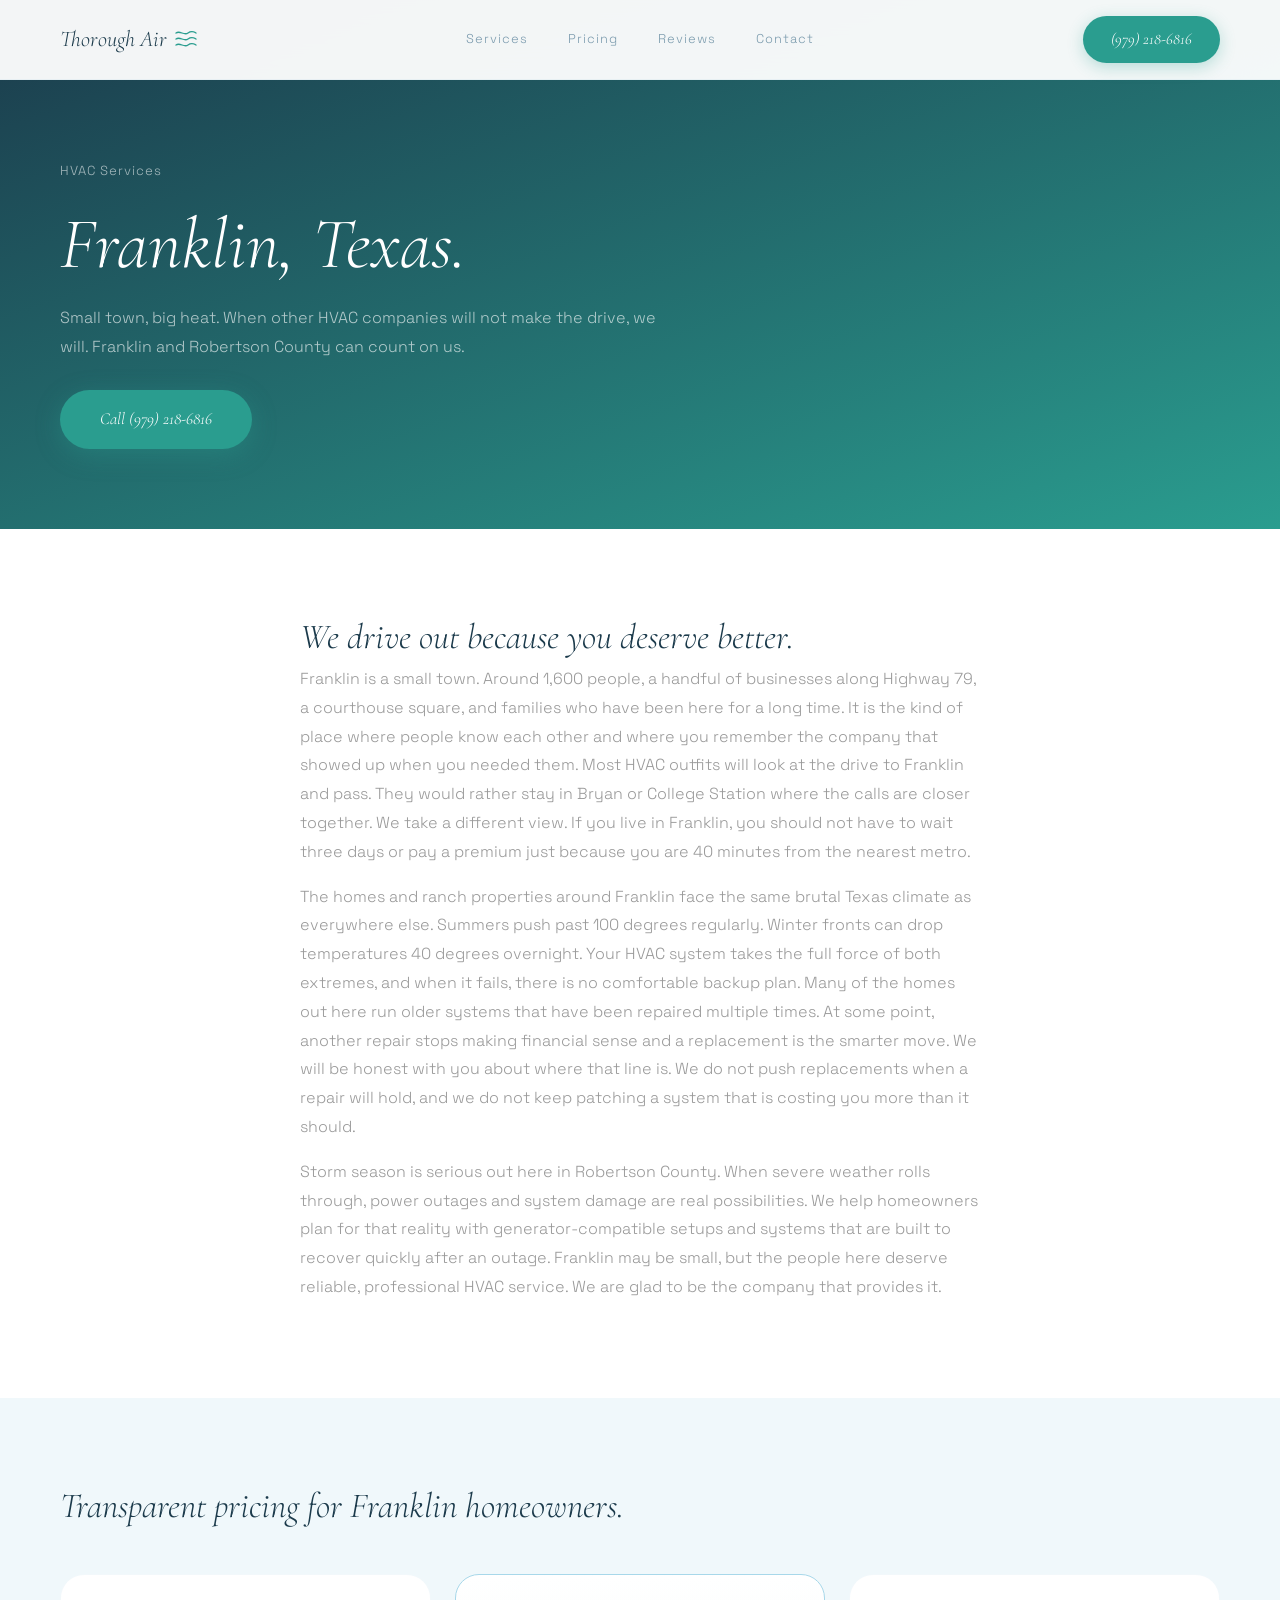
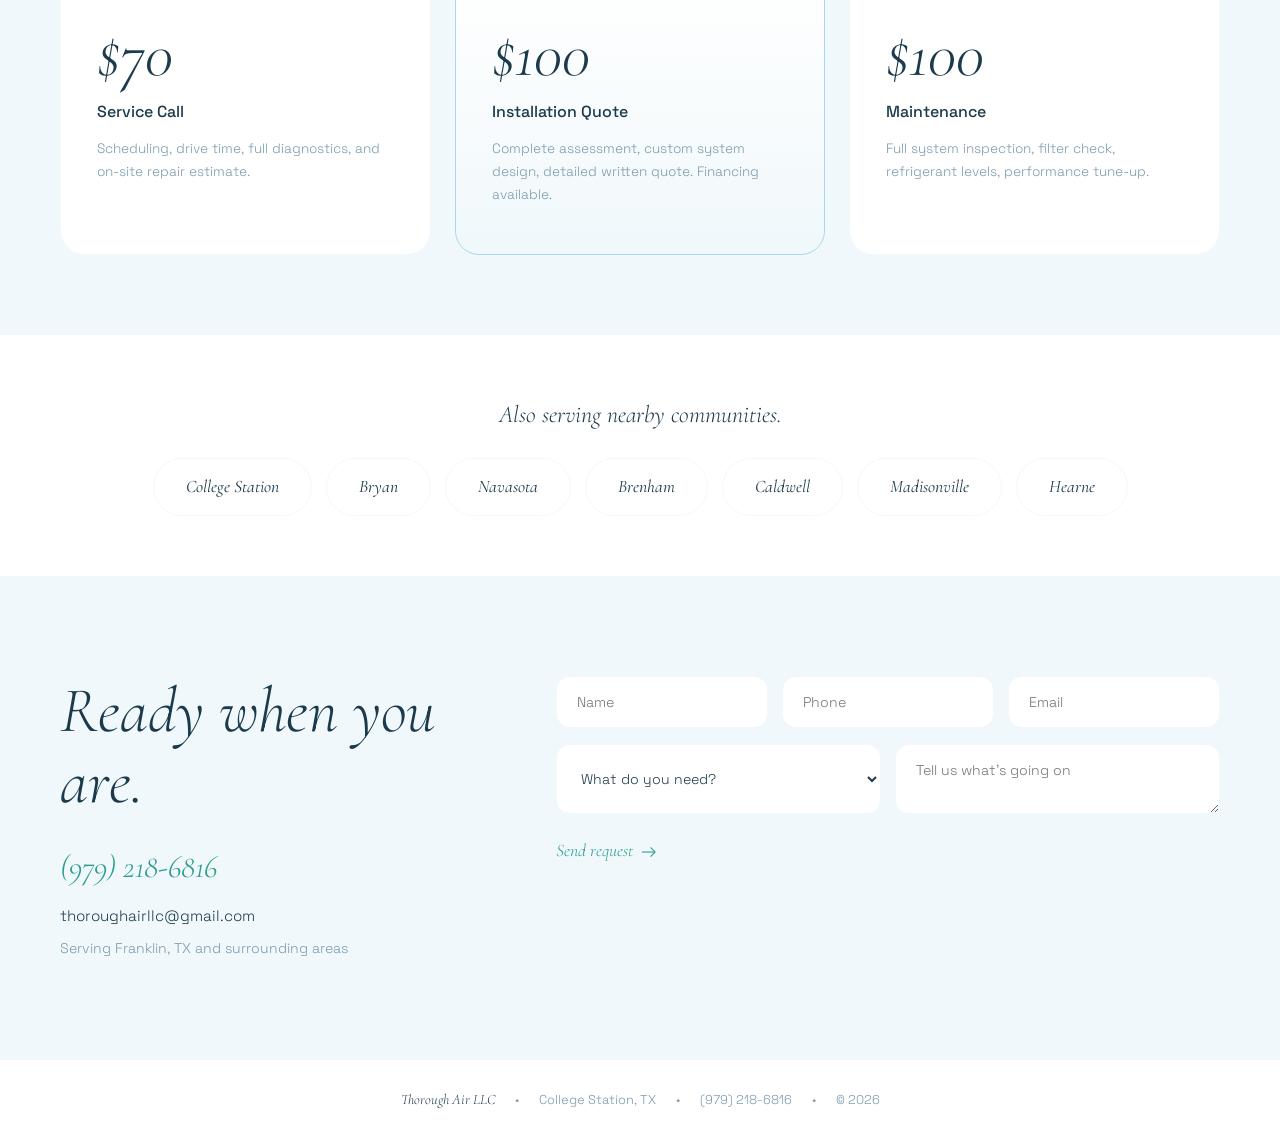
<file: areas/franklin.html>
<!DOCTYPE html>
<html lang="en">
<head>
  <meta charset="UTF-8">
  <meta name="viewport" content="width=device-width, initial-scale=1.0">
  <title>HVAC Services in Franklin, TX | Thorough Air LLC</title>
  <meta name="description" content="Thorough Air LLC serves Franklin, TX with heating, cooling, and HVAC services. 5.0 stars. Service calls starting at $70.">
  <link rel="stylesheet" href="../css/styles.css">
  <link rel="preconnect" href="https://fonts.googleapis.com">
  <link href="https://fonts.googleapis.com/css2?family=Cormorant+Garamond:ital,wght@0,300;0,400;1,300;1,400;1,500&family=Space+Grotesk:wght@300;400;500&display=swap" rel="stylesheet">
  <style>
    .area-hero {
      padding: 160px 60px 80px;
      background: linear-gradient(160deg, #1b3a4b 0%, #2a9d8f 100%);
      color: white;
    }
    .area-hero-inner { max-width: 800px; }
    .area-hero h1 em { font-size: clamp(2.5rem, 6vw, 4.5rem); color: white; line-height: 1.1; }
    .area-hero .hero-eyebrow { font-size: 0.82rem; color: rgba(255,255,255,0.6); letter-spacing: 1px; margin-bottom: 24px; }
    .area-hero .hero-desc { font-size: 1rem; font-weight: 300; color: rgba(255,255,255,0.65); max-width: 600px; line-height: 1.8; margin-top: 20px; margin-bottom: 28px; }
    .area-body { padding: 80px 60px; max-width: 800px; margin: 0 auto; }
    .area-body h2 em { font-size: clamp(1.6rem, 3vw, 2.2rem); color: #1b3a4b; }
    .area-body p { color: #999; font-weight: 300; line-height: 1.8; margin-bottom: 16px; }
    .area-pricing { padding: 80px 60px; background: #f0f8fb; }
    .area-pricing-inner { max-width: 1400px; margin: 0 auto; }
    .area-pricing h2 { margin-bottom: 40px; }
    .area-pricing h2 em { font-size: clamp(1.6rem, 3vw, 2.2rem); color: #1b3a4b; }
    @media (max-width: 900px) {
      .area-hero { padding: 120px 24px 60px; }
      .area-body { padding: 60px 24px; }
      .area-pricing { padding: 60px 24px; }
    }
  </style>
</head>
<body>
  <nav class="top-bar">
    <span class="tb-logo">
      <em>Thorough Air</em>
      <svg class="wind-lines" width="22" height="22" viewBox="0 0 22 22">
        <path d="M1,5 C5,2 9,8 13,5 C17,2 21,5 21,5" stroke="currentColor" fill="none" stroke-width="1.3" stroke-linecap="round"/>
        <path d="M1,11 C5,8 9,14 13,11 C17,8 21,11 21,11" stroke="currentColor" fill="none" stroke-width="1.3" stroke-linecap="round"/>
        <path d="M1,17 C5,14 9,20 13,17 C17,14 21,17 21,17" stroke="currentColor" fill="none" stroke-width="1.3" stroke-linecap="round"/>
      </svg>
    </span>
    <div class="tb-links">
      <a href="../index.html#services">Services</a>
      <a href="../index.html#pricing">Pricing</a>
      <a href="../index.html#words">Reviews</a>
      <a href="../index.html#reach">Contact</a>
    </div>
    <a href="tel:+19792186816" class="tb-phone"><em>(979) 218-6816</em></a>
  </nav>

  <section class="area-hero">
    <div class="area-hero-inner">
      <p class="hero-eyebrow">HVAC Services</p>
      <h1><em>Franklin, Texas.</em></h1>
      <p class="hero-desc">Small town, big heat. When other HVAC companies will not make the drive, we will. Franklin and Robertson County can count on us.</p>
      <a href="tel:+19792186816" class="hero-btn hero-btn-primary"><em>Call (979) 218-6816</em></a>
    </div>
  </section>

  <section class="area-body">
    <div class="area-content">
      <h2><em>We drive out because you deserve better.</em></h2>
      <p>Franklin is a small town. Around 1,600 people, a handful of businesses along Highway 79, a courthouse square, and families who have been here for a long time. It is the kind of place where people know each other and where you remember the company that showed up when you needed them. Most HVAC outfits will look at the drive to Franklin and pass. They would rather stay in Bryan or College Station where the calls are closer together. We take a different view. If you live in Franklin, you should not have to wait three days or pay a premium just because you are 40 minutes from the nearest metro.</p>
      <p>The homes and ranch properties around Franklin face the same brutal Texas climate as everywhere else. Summers push past 100 degrees regularly. Winter fronts can drop temperatures 40 degrees overnight. Your HVAC system takes the full force of both extremes, and when it fails, there is no comfortable backup plan. Many of the homes out here run older systems that have been repaired multiple times. At some point, another repair stops making financial sense and a replacement is the smarter move. We will be honest with you about where that line is. We do not push replacements when a repair will hold, and we do not keep patching a system that is costing you more than it should.</p>
      <p>Storm season is serious out here in Robertson County. When severe weather rolls through, power outages and system damage are real possibilities. We help homeowners plan for that reality with generator-compatible setups and systems that are built to recover quickly after an outage. Franklin may be small, but the people here deserve reliable, professional HVAC service. We are glad to be the company that provides it.</p>
    </div>
  </section>

  <section class="area-pricing">
    <div class="area-pricing-inner">
      <h2><em>Transparent pricing for Franklin homeowners.</em></h2>
      <div class="pricing-flow">
        <div class="pf-card">
          <span class="pf-price"><em>$70</em></span>
          <h3>Service Call</h3>
          <p>Scheduling, drive time, full diagnostics, and on-site repair estimate.</p>
        </div>
        <div class="pf-card pf-accent">
          <span class="pf-price"><em>$100</em></span>
          <h3>Installation Quote</h3>
          <p>Complete assessment, custom system design, detailed written quote. Financing available.</p>
        </div>
        <div class="pf-card">
          <span class="pf-price"><em>$100</em></span>
          <h3>Maintenance</h3>
          <p>Full system inspection, filter check, refrigerant levels, performance tune-up.</p>
        </div>
      </div>
    </div>
  </section>

  <section class="areas" style="padding: 60px 60px;">
    <div class="areas-inner">
      <h2 style="margin-bottom:24px;"><em>Also serving nearby communities.</em></h2>
      <div class="areas-flow">
        <a href="college-station.html" class="area-pill">College Station</a>
        <a href="bryan.html" class="area-pill">Bryan</a>
        <a href="navasota.html" class="area-pill">Navasota</a>
        <a href="brenham.html" class="area-pill">Brenham</a>
        <a href="caldwell.html" class="area-pill">Caldwell</a>
        <a href="madisonville.html" class="area-pill">Madisonville</a>
        <a href="hearne.html" class="area-pill">Hearne</a>
      </div>
    </div>
  </section>

  <section class="reach" id="reach">
    <div class="reach-flow">
      <div class="rf-left">
        <h2><em>Ready when you are.</em></h2>
        <a href="tel:+19792186816" class="rf-phone"><em>(979) 218-6816</em></a>
        <a href="mailto:thoroughairllc@gmail.com" class="rf-email">thoroughairllc@gmail.com</a>
        <p class="rf-addr">Serving Franklin, TX and surrounding areas</p>
      </div>
      <form class="rf-form" id="contactForm">
        <div class="rf-row">
          <input type="text" placeholder="Name" required>
          <input type="tel" placeholder="Phone" required>
          <input type="email" placeholder="Email">
        </div>
        <div class="rf-row">
          <select required>
            <option value="" disabled selected>What do you need?</option>
            <option>Service Call ($70)</option>
            <option>Installation Quote ($100)</option>
            <option>Maintenance ($100)</option>
            <option>New Construction</option>
            <option>Emergency</option>
          </select>
          <textarea placeholder="Tell us what's going on" rows="2"></textarea>
        </div>
        <button type="submit" class="link-arrow"><em>Send request</em> <span>&rarr;</span></button>
      </form>
    </div>
  </section>

  <footer class="site-footer">
    <span><em>Thorough Air LLC</em></span>
    <span>&bull;</span>
    <span>College Station, TX</span>
    <span>&bull;</span>
    <a href="tel:+19792186816">(979) 218-6816</a>
    <span>&bull;</span>
    <span>&copy; 2026</span>
  </footer>

  <script src="../js/main.js"></script>
</body>
</html>
</file>
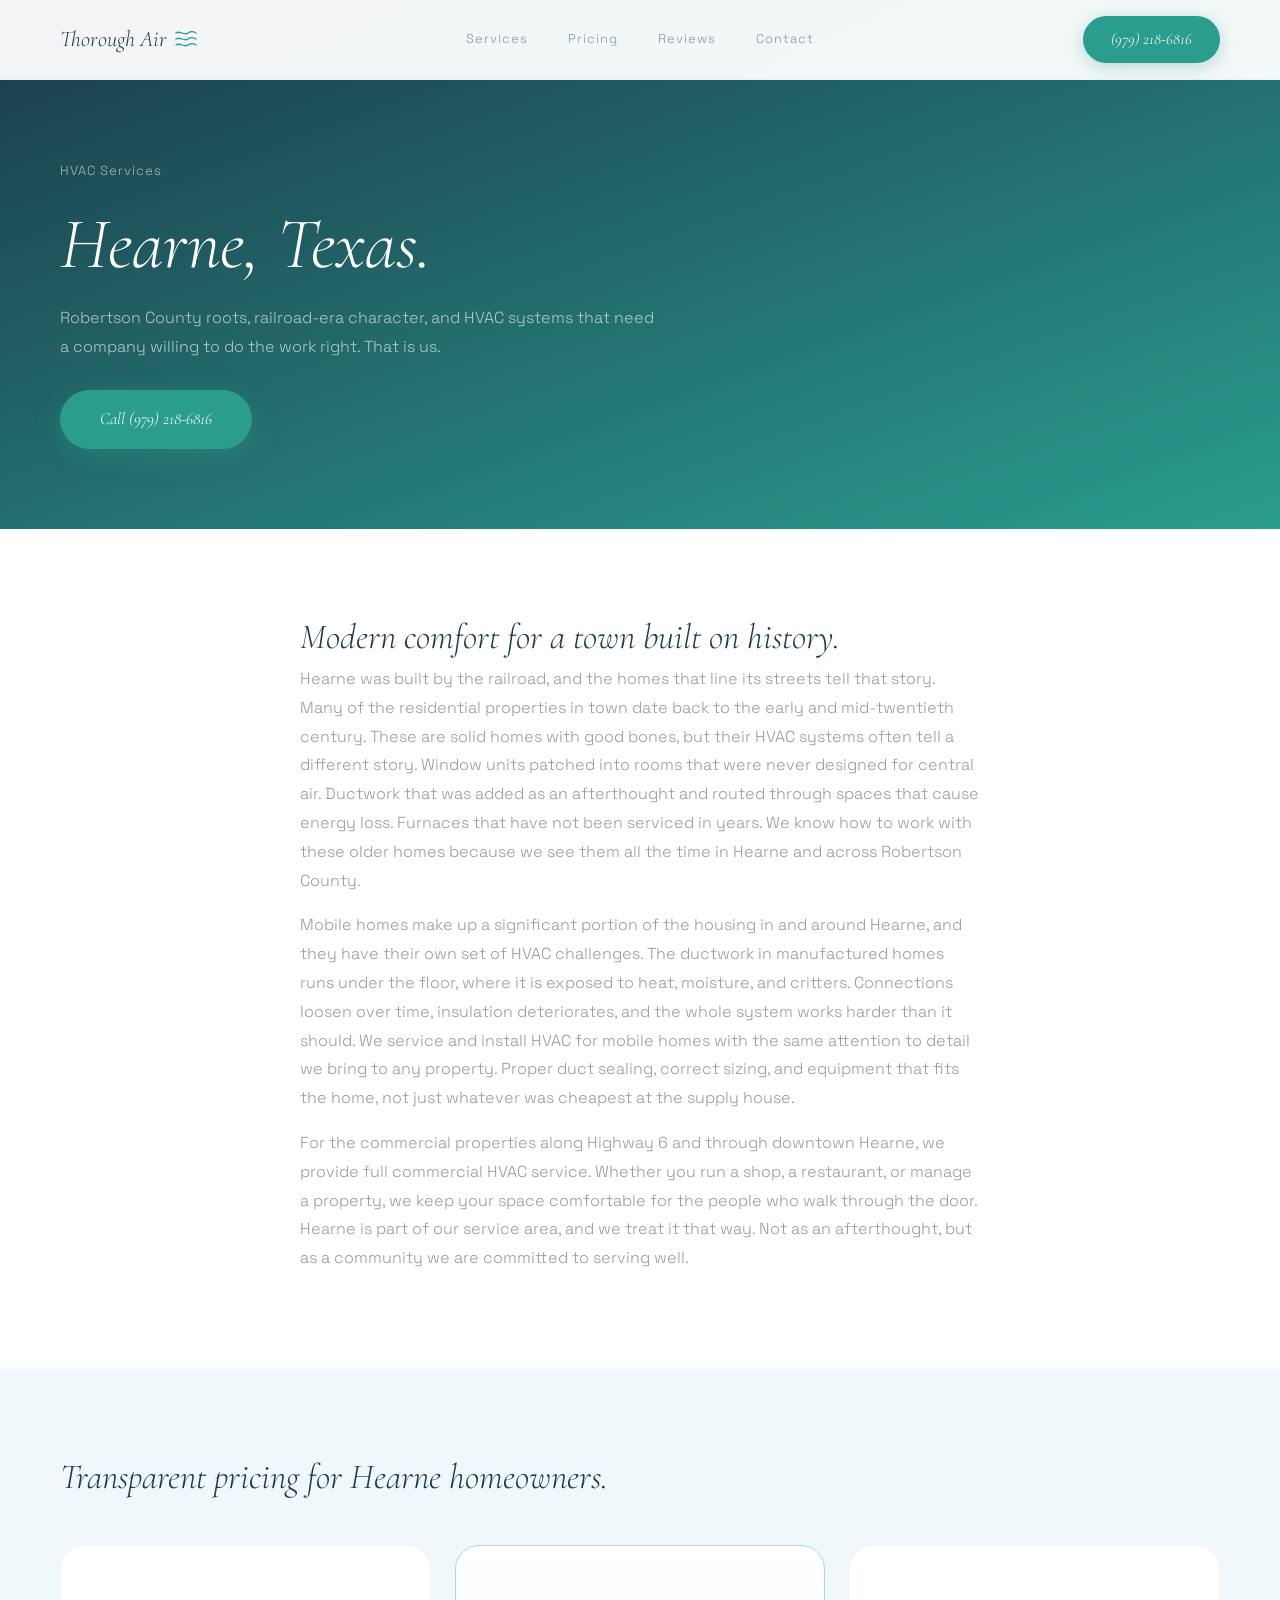
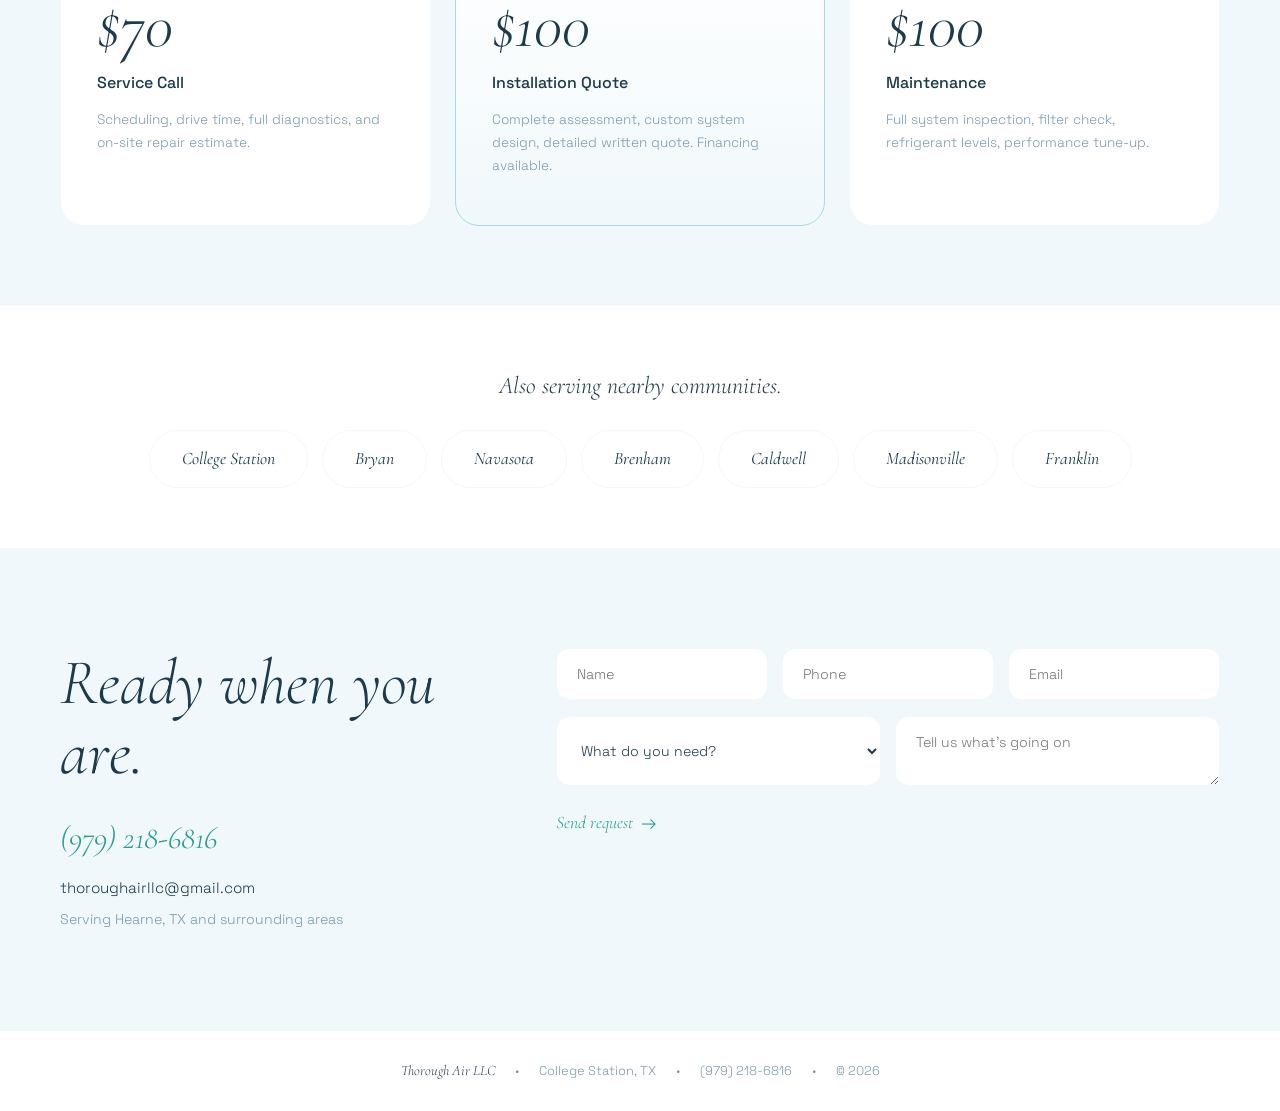
<file: areas/hearne.html>
<!DOCTYPE html>
<html lang="en">
<head>
  <meta charset="UTF-8">
  <meta name="viewport" content="width=device-width, initial-scale=1.0">
  <title>HVAC Services in Hearne, TX | Thorough Air LLC</title>
  <meta name="description" content="Thorough Air LLC serves Hearne, TX with heating, cooling, and HVAC services. 5.0 stars. Service calls starting at $70.">
  <link rel="stylesheet" href="../css/styles.css">
  <link rel="preconnect" href="https://fonts.googleapis.com">
  <link href="https://fonts.googleapis.com/css2?family=Cormorant+Garamond:ital,wght@0,300;0,400;1,300;1,400;1,500&family=Space+Grotesk:wght@300;400;500&display=swap" rel="stylesheet">
  <style>
    .area-hero {
      padding: 160px 60px 80px;
      background: linear-gradient(160deg, #1b3a4b 0%, #2a9d8f 100%);
      color: white;
    }
    .area-hero-inner { max-width: 800px; }
    .area-hero h1 em { font-size: clamp(2.5rem, 6vw, 4.5rem); color: white; line-height: 1.1; }
    .area-hero .hero-eyebrow { font-size: 0.82rem; color: rgba(255,255,255,0.6); letter-spacing: 1px; margin-bottom: 24px; }
    .area-hero .hero-desc { font-size: 1rem; font-weight: 300; color: rgba(255,255,255,0.65); max-width: 600px; line-height: 1.8; margin-top: 20px; margin-bottom: 28px; }
    .area-body { padding: 80px 60px; max-width: 800px; margin: 0 auto; }
    .area-body h2 em { font-size: clamp(1.6rem, 3vw, 2.2rem); color: #1b3a4b; }
    .area-body p { color: #999; font-weight: 300; line-height: 1.8; margin-bottom: 16px; }
    .area-pricing { padding: 80px 60px; background: #f0f8fb; }
    .area-pricing-inner { max-width: 1400px; margin: 0 auto; }
    .area-pricing h2 { margin-bottom: 40px; }
    .area-pricing h2 em { font-size: clamp(1.6rem, 3vw, 2.2rem); color: #1b3a4b; }
    @media (max-width: 900px) {
      .area-hero { padding: 120px 24px 60px; }
      .area-body { padding: 60px 24px; }
      .area-pricing { padding: 60px 24px; }
    }
  </style>
</head>
<body>
  <nav class="top-bar">
    <span class="tb-logo">
      <em>Thorough Air</em>
      <svg class="wind-lines" width="22" height="22" viewBox="0 0 22 22">
        <path d="M1,5 C5,2 9,8 13,5 C17,2 21,5 21,5" stroke="currentColor" fill="none" stroke-width="1.3" stroke-linecap="round"/>
        <path d="M1,11 C5,8 9,14 13,11 C17,8 21,11 21,11" stroke="currentColor" fill="none" stroke-width="1.3" stroke-linecap="round"/>
        <path d="M1,17 C5,14 9,20 13,17 C17,14 21,17 21,17" stroke="currentColor" fill="none" stroke-width="1.3" stroke-linecap="round"/>
      </svg>
    </span>
    <div class="tb-links">
      <a href="../index.html#services">Services</a>
      <a href="../index.html#pricing">Pricing</a>
      <a href="../index.html#words">Reviews</a>
      <a href="../index.html#reach">Contact</a>
    </div>
    <a href="tel:+19792186816" class="tb-phone"><em>(979) 218-6816</em></a>
  </nav>

  <section class="area-hero">
    <div class="area-hero-inner">
      <p class="hero-eyebrow">HVAC Services</p>
      <h1><em>Hearne, Texas.</em></h1>
      <p class="hero-desc">Robertson County roots, railroad-era character, and HVAC systems that need a company willing to do the work right. That is us.</p>
      <a href="tel:+19792186816" class="hero-btn hero-btn-primary"><em>Call (979) 218-6816</em></a>
    </div>
  </section>

  <section class="area-body">
    <div class="area-content">
      <h2><em>Modern comfort for a town built on history.</em></h2>
      <p>Hearne was built by the railroad, and the homes that line its streets tell that story. Many of the residential properties in town date back to the early and mid-twentieth century. These are solid homes with good bones, but their HVAC systems often tell a different story. Window units patched into rooms that were never designed for central air. Ductwork that was added as an afterthought and routed through spaces that cause energy loss. Furnaces that have not been serviced in years. We know how to work with these older homes because we see them all the time in Hearne and across Robertson County.</p>
      <p>Mobile homes make up a significant portion of the housing in and around Hearne, and they have their own set of HVAC challenges. The ductwork in manufactured homes runs under the floor, where it is exposed to heat, moisture, and critters. Connections loosen over time, insulation deteriorates, and the whole system works harder than it should. We service and install HVAC for mobile homes with the same attention to detail we bring to any property. Proper duct sealing, correct sizing, and equipment that fits the home, not just whatever was cheapest at the supply house.</p>
      <p>For the commercial properties along Highway 6 and through downtown Hearne, we provide full commercial HVAC service. Whether you run a shop, a restaurant, or manage a property, we keep your space comfortable for the people who walk through the door. Hearne is part of our service area, and we treat it that way. Not as an afterthought, but as a community we are committed to serving well.</p>
    </div>
  </section>

  <section class="area-pricing">
    <div class="area-pricing-inner">
      <h2><em>Transparent pricing for Hearne homeowners.</em></h2>
      <div class="pricing-flow">
        <div class="pf-card">
          <span class="pf-price"><em>$70</em></span>
          <h3>Service Call</h3>
          <p>Scheduling, drive time, full diagnostics, and on-site repair estimate.</p>
        </div>
        <div class="pf-card pf-accent">
          <span class="pf-price"><em>$100</em></span>
          <h3>Installation Quote</h3>
          <p>Complete assessment, custom system design, detailed written quote. Financing available.</p>
        </div>
        <div class="pf-card">
          <span class="pf-price"><em>$100</em></span>
          <h3>Maintenance</h3>
          <p>Full system inspection, filter check, refrigerant levels, performance tune-up.</p>
        </div>
      </div>
    </div>
  </section>

  <section class="areas" style="padding: 60px 60px;">
    <div class="areas-inner">
      <h2 style="margin-bottom:24px;"><em>Also serving nearby communities.</em></h2>
      <div class="areas-flow">
        <a href="college-station.html" class="area-pill">College Station</a>
        <a href="bryan.html" class="area-pill">Bryan</a>
        <a href="navasota.html" class="area-pill">Navasota</a>
        <a href="brenham.html" class="area-pill">Brenham</a>
        <a href="caldwell.html" class="area-pill">Caldwell</a>
        <a href="madisonville.html" class="area-pill">Madisonville</a>
        <a href="franklin.html" class="area-pill">Franklin</a>
      </div>
    </div>
  </section>

  <section class="reach" id="reach">
    <div class="reach-flow">
      <div class="rf-left">
        <h2><em>Ready when you are.</em></h2>
        <a href="tel:+19792186816" class="rf-phone"><em>(979) 218-6816</em></a>
        <a href="mailto:thoroughairllc@gmail.com" class="rf-email">thoroughairllc@gmail.com</a>
        <p class="rf-addr">Serving Hearne, TX and surrounding areas</p>
      </div>
      <form class="rf-form" id="contactForm">
        <div class="rf-row">
          <input type="text" placeholder="Name" required>
          <input type="tel" placeholder="Phone" required>
          <input type="email" placeholder="Email">
        </div>
        <div class="rf-row">
          <select required>
            <option value="" disabled selected>What do you need?</option>
            <option>Service Call ($70)</option>
            <option>Installation Quote ($100)</option>
            <option>Maintenance ($100)</option>
            <option>New Construction</option>
            <option>Emergency</option>
          </select>
          <textarea placeholder="Tell us what's going on" rows="2"></textarea>
        </div>
        <button type="submit" class="link-arrow"><em>Send request</em> <span>&rarr;</span></button>
      </form>
    </div>
  </section>

  <footer class="site-footer">
    <span><em>Thorough Air LLC</em></span>
    <span>&bull;</span>
    <span>College Station, TX</span>
    <span>&bull;</span>
    <a href="tel:+19792186816">(979) 218-6816</a>
    <span>&bull;</span>
    <span>&copy; 2026</span>
  </footer>

  <script src="../js/main.js"></script>
</body>
</html>
</file>
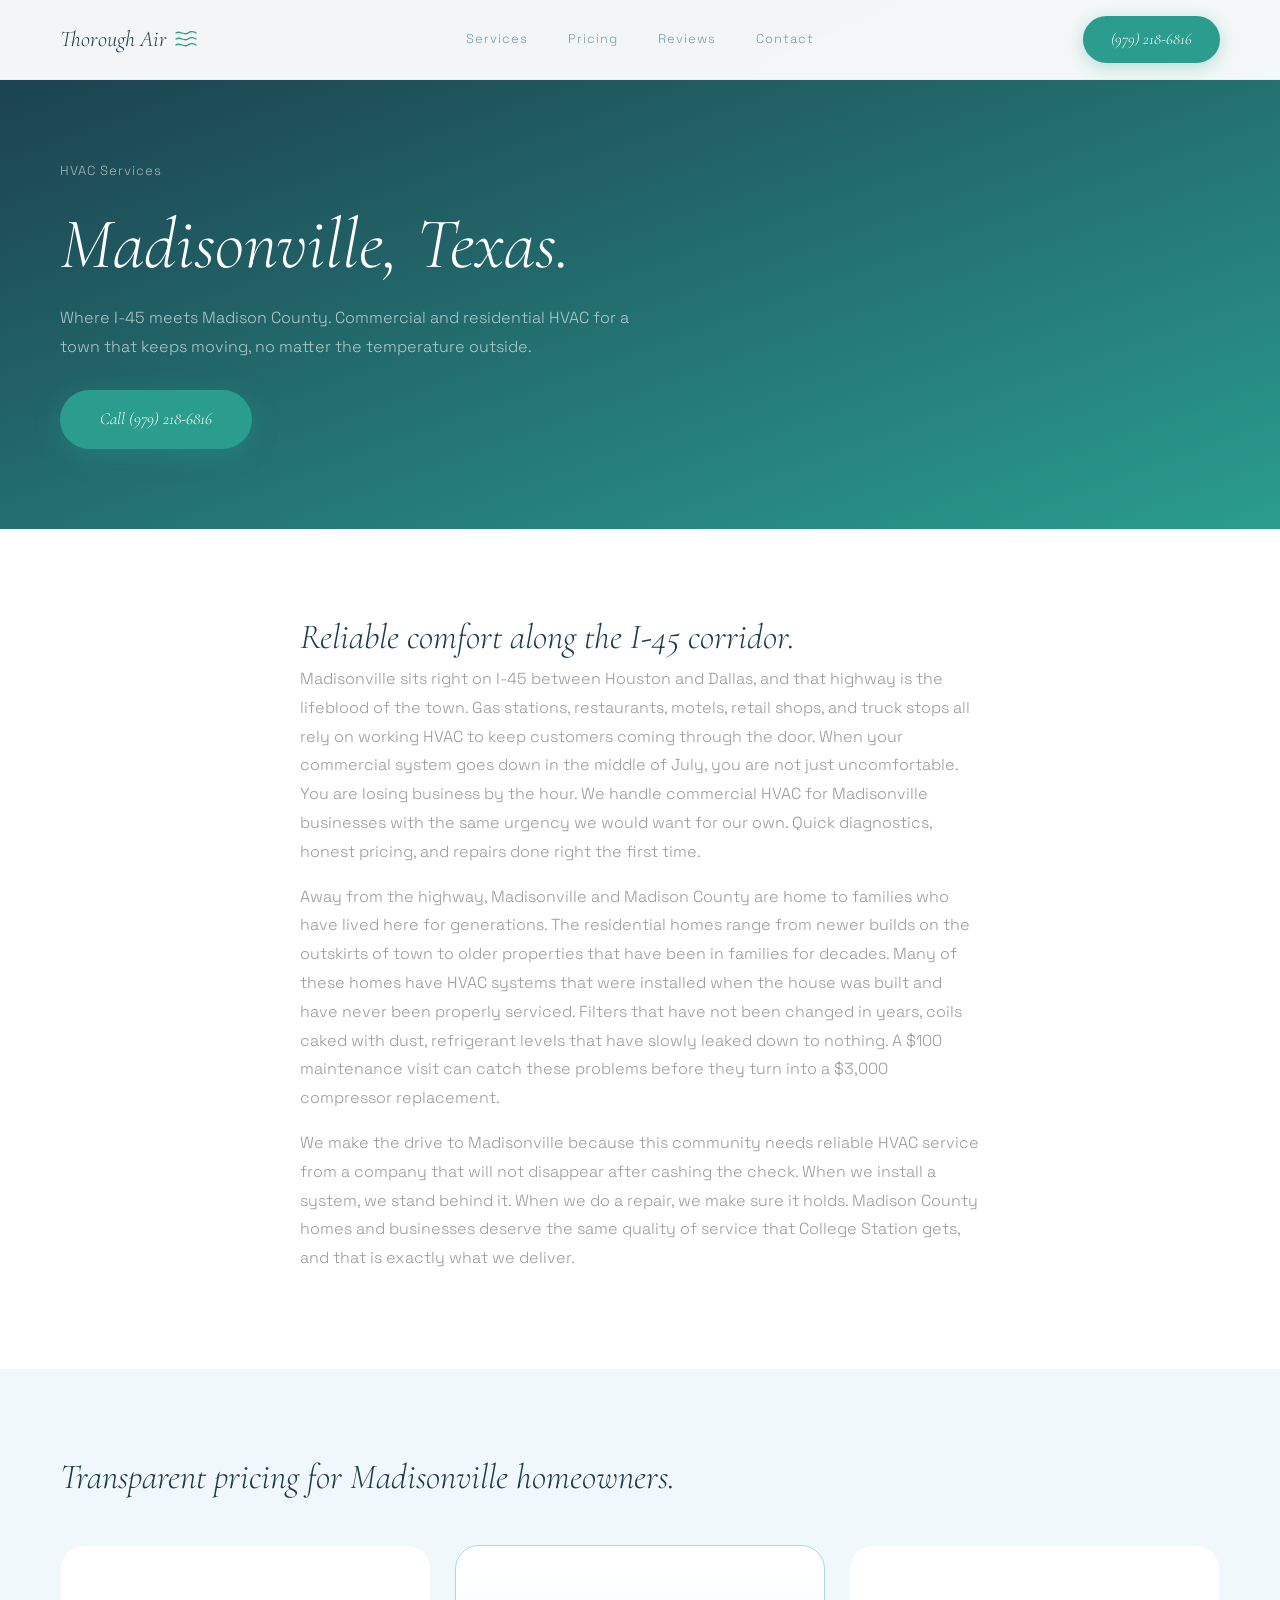
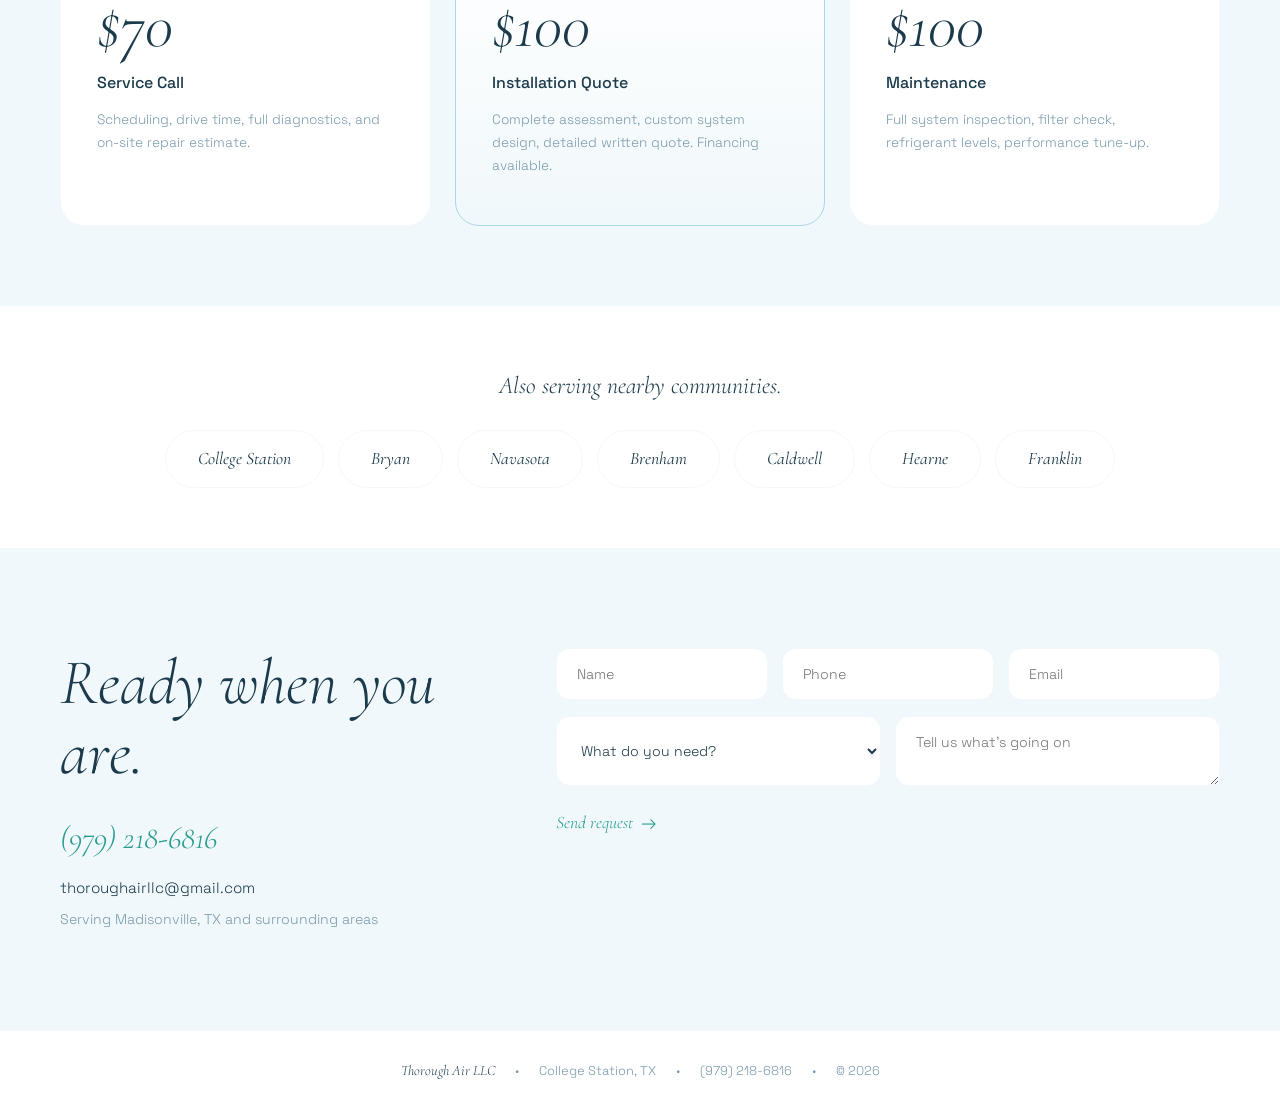
<file: areas/madisonville.html>
<!DOCTYPE html>
<html lang="en">
<head>
  <meta charset="UTF-8">
  <meta name="viewport" content="width=device-width, initial-scale=1.0">
  <title>HVAC Services in Madisonville, TX | Thorough Air LLC</title>
  <meta name="description" content="Thorough Air LLC serves Madisonville, TX with heating, cooling, and HVAC services. 5.0 stars. Service calls starting at $70.">
  <link rel="stylesheet" href="../css/styles.css">
  <link rel="preconnect" href="https://fonts.googleapis.com">
  <link href="https://fonts.googleapis.com/css2?family=Cormorant+Garamond:ital,wght@0,300;0,400;1,300;1,400;1,500&family=Space+Grotesk:wght@300;400;500&display=swap" rel="stylesheet">
  <style>
    .area-hero {
      padding: 160px 60px 80px;
      background: linear-gradient(160deg, #1b3a4b 0%, #2a9d8f 100%);
      color: white;
    }
    .area-hero-inner { max-width: 800px; }
    .area-hero h1 em { font-size: clamp(2.5rem, 6vw, 4.5rem); color: white; line-height: 1.1; }
    .area-hero .hero-eyebrow { font-size: 0.82rem; color: rgba(255,255,255,0.6); letter-spacing: 1px; margin-bottom: 24px; }
    .area-hero .hero-desc { font-size: 1rem; font-weight: 300; color: rgba(255,255,255,0.65); max-width: 600px; line-height: 1.8; margin-top: 20px; margin-bottom: 28px; }
    .area-body { padding: 80px 60px; max-width: 800px; margin: 0 auto; }
    .area-body h2 em { font-size: clamp(1.6rem, 3vw, 2.2rem); color: #1b3a4b; }
    .area-body p { color: #999; font-weight: 300; line-height: 1.8; margin-bottom: 16px; }
    .area-pricing { padding: 80px 60px; background: #f0f8fb; }
    .area-pricing-inner { max-width: 1400px; margin: 0 auto; }
    .area-pricing h2 { margin-bottom: 40px; }
    .area-pricing h2 em { font-size: clamp(1.6rem, 3vw, 2.2rem); color: #1b3a4b; }
    @media (max-width: 900px) {
      .area-hero { padding: 120px 24px 60px; }
      .area-body { padding: 60px 24px; }
      .area-pricing { padding: 60px 24px; }
    }
  </style>
</head>
<body>
  <nav class="top-bar">
    <span class="tb-logo">
      <em>Thorough Air</em>
      <svg class="wind-lines" width="22" height="22" viewBox="0 0 22 22">
        <path d="M1,5 C5,2 9,8 13,5 C17,2 21,5 21,5" stroke="currentColor" fill="none" stroke-width="1.3" stroke-linecap="round"/>
        <path d="M1,11 C5,8 9,14 13,11 C17,8 21,11 21,11" stroke="currentColor" fill="none" stroke-width="1.3" stroke-linecap="round"/>
        <path d="M1,17 C5,14 9,20 13,17 C17,14 21,17 21,17" stroke="currentColor" fill="none" stroke-width="1.3" stroke-linecap="round"/>
      </svg>
    </span>
    <div class="tb-links">
      <a href="../index.html#services">Services</a>
      <a href="../index.html#pricing">Pricing</a>
      <a href="../index.html#words">Reviews</a>
      <a href="../index.html#reach">Contact</a>
    </div>
    <a href="tel:+19792186816" class="tb-phone"><em>(979) 218-6816</em></a>
  </nav>

  <section class="area-hero">
    <div class="area-hero-inner">
      <p class="hero-eyebrow">HVAC Services</p>
      <h1><em>Madisonville, Texas.</em></h1>
      <p class="hero-desc">Where I-45 meets Madison County. Commercial and residential HVAC for a town that keeps moving, no matter the temperature outside.</p>
      <a href="tel:+19792186816" class="hero-btn hero-btn-primary"><em>Call (979) 218-6816</em></a>
    </div>
  </section>

  <section class="area-body">
    <div class="area-content">
      <h2><em>Reliable comfort along the I-45 corridor.</em></h2>
      <p>Madisonville sits right on I-45 between Houston and Dallas, and that highway is the lifeblood of the town. Gas stations, restaurants, motels, retail shops, and truck stops all rely on working HVAC to keep customers coming through the door. When your commercial system goes down in the middle of July, you are not just uncomfortable. You are losing business by the hour. We handle commercial HVAC for Madisonville businesses with the same urgency we would want for our own. Quick diagnostics, honest pricing, and repairs done right the first time.</p>
      <p>Away from the highway, Madisonville and Madison County are home to families who have lived here for generations. The residential homes range from newer builds on the outskirts of town to older properties that have been in families for decades. Many of these homes have HVAC systems that were installed when the house was built and have never been properly serviced. Filters that have not been changed in years, coils caked with dust, refrigerant levels that have slowly leaked down to nothing. A $100 maintenance visit can catch these problems before they turn into a $3,000 compressor replacement.</p>
      <p>We make the drive to Madisonville because this community needs reliable HVAC service from a company that will not disappear after cashing the check. When we install a system, we stand behind it. When we do a repair, we make sure it holds. Madison County homes and businesses deserve the same quality of service that College Station gets, and that is exactly what we deliver.</p>
    </div>
  </section>

  <section class="area-pricing">
    <div class="area-pricing-inner">
      <h2><em>Transparent pricing for Madisonville homeowners.</em></h2>
      <div class="pricing-flow">
        <div class="pf-card">
          <span class="pf-price"><em>$70</em></span>
          <h3>Service Call</h3>
          <p>Scheduling, drive time, full diagnostics, and on-site repair estimate.</p>
        </div>
        <div class="pf-card pf-accent">
          <span class="pf-price"><em>$100</em></span>
          <h3>Installation Quote</h3>
          <p>Complete assessment, custom system design, detailed written quote. Financing available.</p>
        </div>
        <div class="pf-card">
          <span class="pf-price"><em>$100</em></span>
          <h3>Maintenance</h3>
          <p>Full system inspection, filter check, refrigerant levels, performance tune-up.</p>
        </div>
      </div>
    </div>
  </section>

  <section class="areas" style="padding: 60px 60px;">
    <div class="areas-inner">
      <h2 style="margin-bottom:24px;"><em>Also serving nearby communities.</em></h2>
      <div class="areas-flow">
        <a href="college-station.html" class="area-pill">College Station</a>
        <a href="bryan.html" class="area-pill">Bryan</a>
        <a href="navasota.html" class="area-pill">Navasota</a>
        <a href="brenham.html" class="area-pill">Brenham</a>
        <a href="caldwell.html" class="area-pill">Caldwell</a>
        <a href="hearne.html" class="area-pill">Hearne</a>
        <a href="franklin.html" class="area-pill">Franklin</a>
      </div>
    </div>
  </section>

  <section class="reach" id="reach">
    <div class="reach-flow">
      <div class="rf-left">
        <h2><em>Ready when you are.</em></h2>
        <a href="tel:+19792186816" class="rf-phone"><em>(979) 218-6816</em></a>
        <a href="mailto:thoroughairllc@gmail.com" class="rf-email">thoroughairllc@gmail.com</a>
        <p class="rf-addr">Serving Madisonville, TX and surrounding areas</p>
      </div>
      <form class="rf-form" id="contactForm">
        <div class="rf-row">
          <input type="text" placeholder="Name" required>
          <input type="tel" placeholder="Phone" required>
          <input type="email" placeholder="Email">
        </div>
        <div class="rf-row">
          <select required>
            <option value="" disabled selected>What do you need?</option>
            <option>Service Call ($70)</option>
            <option>Installation Quote ($100)</option>
            <option>Maintenance ($100)</option>
            <option>New Construction</option>
            <option>Emergency</option>
          </select>
          <textarea placeholder="Tell us what's going on" rows="2"></textarea>
        </div>
        <button type="submit" class="link-arrow"><em>Send request</em> <span>&rarr;</span></button>
      </form>
    </div>
  </section>

  <footer class="site-footer">
    <span><em>Thorough Air LLC</em></span>
    <span>&bull;</span>
    <span>College Station, TX</span>
    <span>&bull;</span>
    <a href="tel:+19792186816">(979) 218-6816</a>
    <span>&bull;</span>
    <span>&copy; 2026</span>
  </footer>

  <script src="../js/main.js"></script>
</body>
</html>
</file>
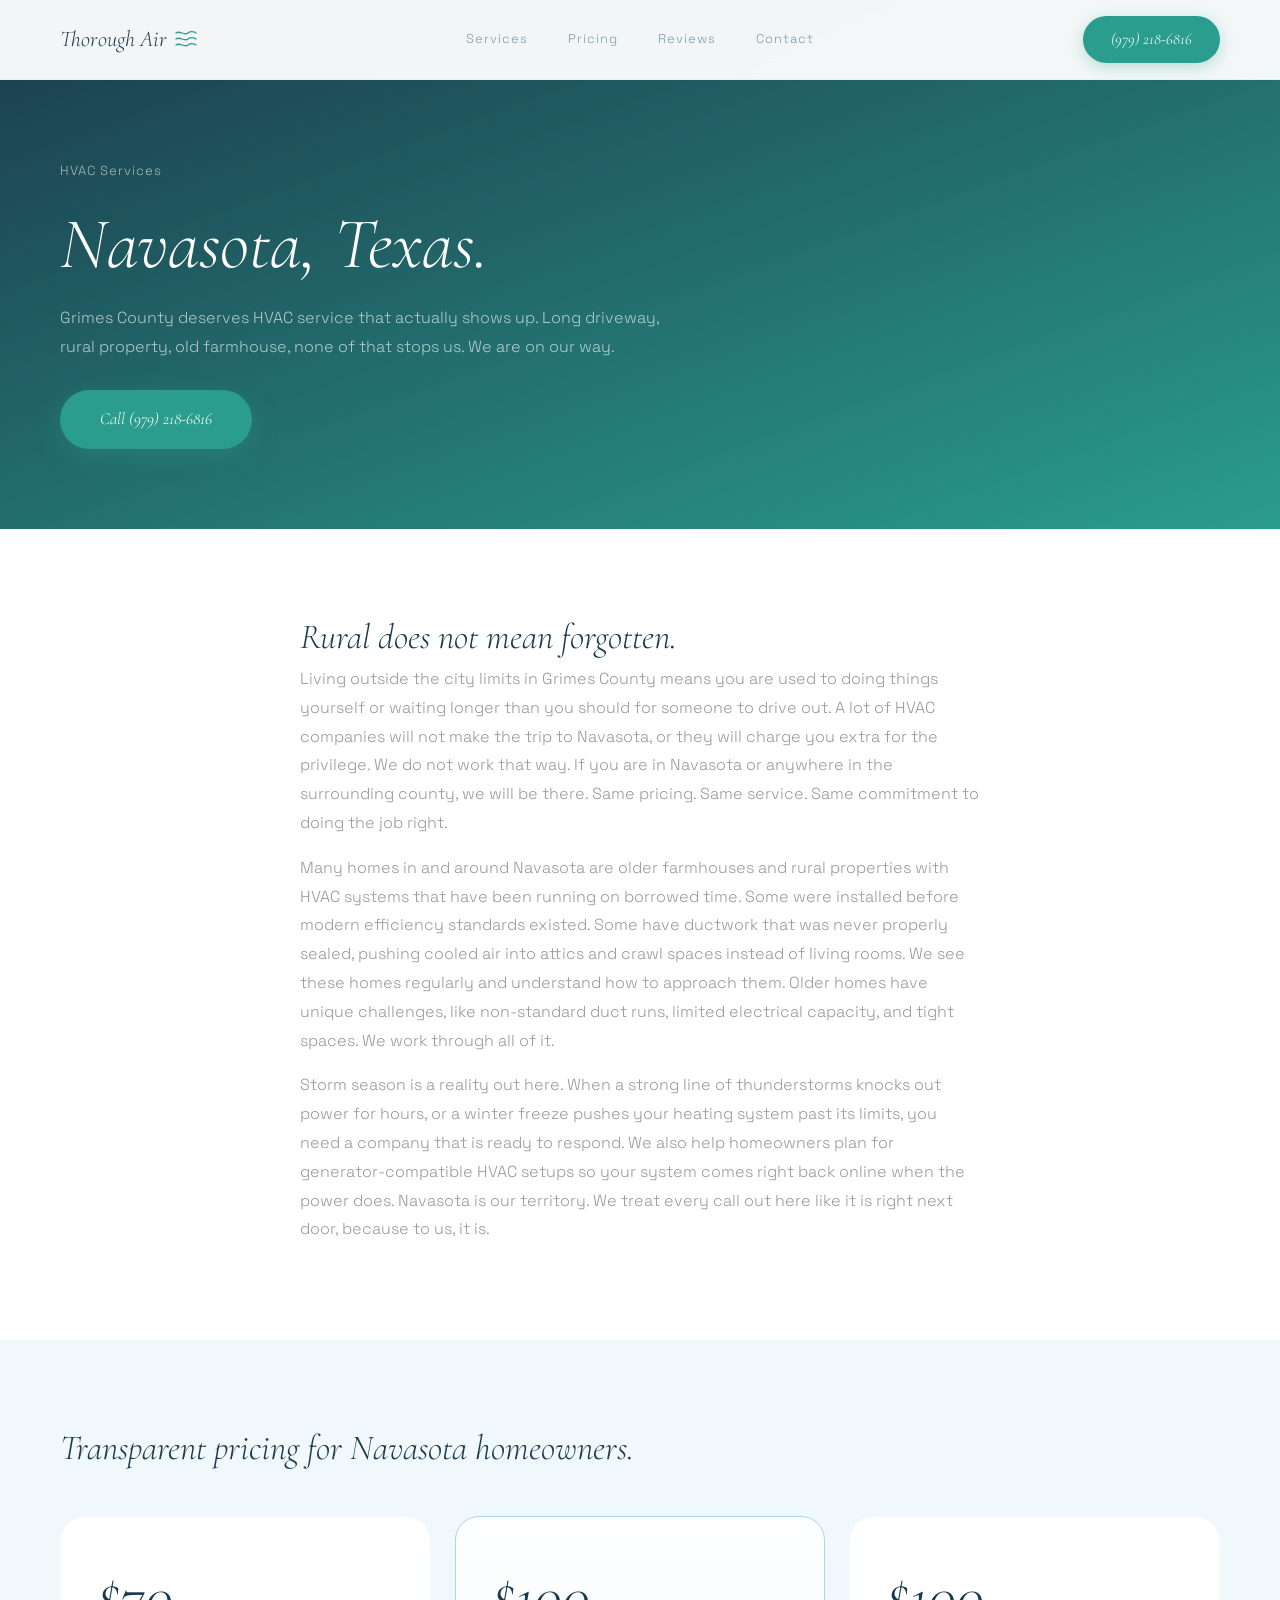
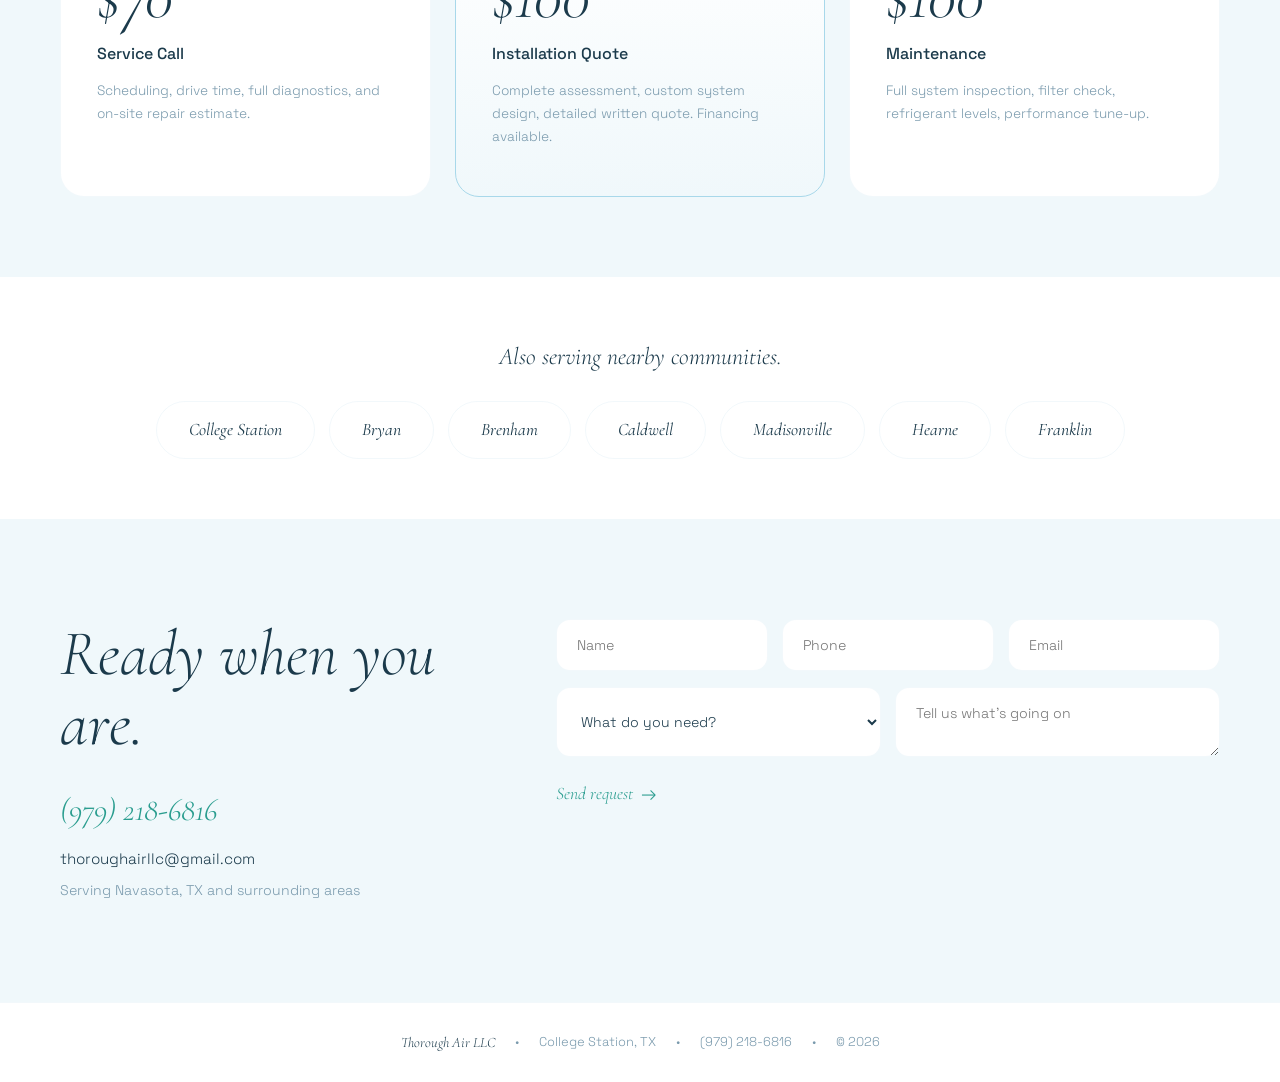
<file: areas/navasota.html>
<!DOCTYPE html>
<html lang="en">
<head>
  <meta charset="UTF-8">
  <meta name="viewport" content="width=device-width, initial-scale=1.0">
  <title>HVAC Services in Navasota, TX | Thorough Air LLC</title>
  <meta name="description" content="Thorough Air LLC serves Navasota, TX with heating, cooling, and HVAC services. 5.0 stars. Service calls starting at $70.">
  <link rel="stylesheet" href="../css/styles.css">
  <link rel="preconnect" href="https://fonts.googleapis.com">
  <link href="https://fonts.googleapis.com/css2?family=Cormorant+Garamond:ital,wght@0,300;0,400;1,300;1,400;1,500&family=Space+Grotesk:wght@300;400;500&display=swap" rel="stylesheet">
  <style>
    .area-hero {
      padding: 160px 60px 80px;
      background: linear-gradient(160deg, #1b3a4b 0%, #2a9d8f 100%);
      color: white;
    }
    .area-hero-inner { max-width: 800px; }
    .area-hero h1 em { font-size: clamp(2.5rem, 6vw, 4.5rem); color: white; line-height: 1.1; }
    .area-hero .hero-eyebrow { font-size: 0.82rem; color: rgba(255,255,255,0.6); letter-spacing: 1px; margin-bottom: 24px; }
    .area-hero .hero-desc { font-size: 1rem; font-weight: 300; color: rgba(255,255,255,0.65); max-width: 600px; line-height: 1.8; margin-top: 20px; margin-bottom: 28px; }
    .area-body { padding: 80px 60px; max-width: 800px; margin: 0 auto; }
    .area-body h2 em { font-size: clamp(1.6rem, 3vw, 2.2rem); color: #1b3a4b; }
    .area-body p { color: #999; font-weight: 300; line-height: 1.8; margin-bottom: 16px; }
    .area-pricing { padding: 80px 60px; background: #f0f8fb; }
    .area-pricing-inner { max-width: 1400px; margin: 0 auto; }
    .area-pricing h2 { margin-bottom: 40px; }
    .area-pricing h2 em { font-size: clamp(1.6rem, 3vw, 2.2rem); color: #1b3a4b; }
    @media (max-width: 900px) {
      .area-hero { padding: 120px 24px 60px; }
      .area-body { padding: 60px 24px; }
      .area-pricing { padding: 60px 24px; }
    }
  </style>
</head>
<body>
  <nav class="top-bar">
    <span class="tb-logo">
      <em>Thorough Air</em>
      <svg class="wind-lines" width="22" height="22" viewBox="0 0 22 22">
        <path d="M1,5 C5,2 9,8 13,5 C17,2 21,5 21,5" stroke="currentColor" fill="none" stroke-width="1.3" stroke-linecap="round"/>
        <path d="M1,11 C5,8 9,14 13,11 C17,8 21,11 21,11" stroke="currentColor" fill="none" stroke-width="1.3" stroke-linecap="round"/>
        <path d="M1,17 C5,14 9,20 13,17 C17,14 21,17 21,17" stroke="currentColor" fill="none" stroke-width="1.3" stroke-linecap="round"/>
      </svg>
    </span>
    <div class="tb-links">
      <a href="../index.html#services">Services</a>
      <a href="../index.html#pricing">Pricing</a>
      <a href="../index.html#words">Reviews</a>
      <a href="../index.html#reach">Contact</a>
    </div>
    <a href="tel:+19792186816" class="tb-phone"><em>(979) 218-6816</em></a>
  </nav>

  <section class="area-hero">
    <div class="area-hero-inner">
      <p class="hero-eyebrow">HVAC Services</p>
      <h1><em>Navasota, Texas.</em></h1>
      <p class="hero-desc">Grimes County deserves HVAC service that actually shows up. Long driveway, rural property, old farmhouse, none of that stops us. We are on our way.</p>
      <a href="tel:+19792186816" class="hero-btn hero-btn-primary"><em>Call (979) 218-6816</em></a>
    </div>
  </section>

  <section class="area-body">
    <div class="area-content">
      <h2><em>Rural does not mean forgotten.</em></h2>
      <p>Living outside the city limits in Grimes County means you are used to doing things yourself or waiting longer than you should for someone to drive out. A lot of HVAC companies will not make the trip to Navasota, or they will charge you extra for the privilege. We do not work that way. If you are in Navasota or anywhere in the surrounding county, we will be there. Same pricing. Same service. Same commitment to doing the job right.</p>
      <p>Many homes in and around Navasota are older farmhouses and rural properties with HVAC systems that have been running on borrowed time. Some were installed before modern efficiency standards existed. Some have ductwork that was never properly sealed, pushing cooled air into attics and crawl spaces instead of living rooms. We see these homes regularly and understand how to approach them. Older homes have unique challenges, like non-standard duct runs, limited electrical capacity, and tight spaces. We work through all of it.</p>
      <p>Storm season is a reality out here. When a strong line of thunderstorms knocks out power for hours, or a winter freeze pushes your heating system past its limits, you need a company that is ready to respond. We also help homeowners plan for generator-compatible HVAC setups so your system comes right back online when the power does. Navasota is our territory. We treat every call out here like it is right next door, because to us, it is.</p>
    </div>
  </section>

  <section class="area-pricing">
    <div class="area-pricing-inner">
      <h2><em>Transparent pricing for Navasota homeowners.</em></h2>
      <div class="pricing-flow">
        <div class="pf-card">
          <span class="pf-price"><em>$70</em></span>
          <h3>Service Call</h3>
          <p>Scheduling, drive time, full diagnostics, and on-site repair estimate.</p>
        </div>
        <div class="pf-card pf-accent">
          <span class="pf-price"><em>$100</em></span>
          <h3>Installation Quote</h3>
          <p>Complete assessment, custom system design, detailed written quote. Financing available.</p>
        </div>
        <div class="pf-card">
          <span class="pf-price"><em>$100</em></span>
          <h3>Maintenance</h3>
          <p>Full system inspection, filter check, refrigerant levels, performance tune-up.</p>
        </div>
      </div>
    </div>
  </section>

  <section class="areas" style="padding: 60px 60px;">
    <div class="areas-inner">
      <h2 style="margin-bottom:24px;"><em>Also serving nearby communities.</em></h2>
      <div class="areas-flow">
        <a href="college-station.html" class="area-pill">College Station</a>
        <a href="bryan.html" class="area-pill">Bryan</a>
        <a href="brenham.html" class="area-pill">Brenham</a>
        <a href="caldwell.html" class="area-pill">Caldwell</a>
        <a href="madisonville.html" class="area-pill">Madisonville</a>
        <a href="hearne.html" class="area-pill">Hearne</a>
        <a href="franklin.html" class="area-pill">Franklin</a>
      </div>
    </div>
  </section>

  <section class="reach" id="reach">
    <div class="reach-flow">
      <div class="rf-left">
        <h2><em>Ready when you are.</em></h2>
        <a href="tel:+19792186816" class="rf-phone"><em>(979) 218-6816</em></a>
        <a href="mailto:thoroughairllc@gmail.com" class="rf-email">thoroughairllc@gmail.com</a>
        <p class="rf-addr">Serving Navasota, TX and surrounding areas</p>
      </div>
      <form class="rf-form" id="contactForm">
        <div class="rf-row">
          <input type="text" placeholder="Name" required>
          <input type="tel" placeholder="Phone" required>
          <input type="email" placeholder="Email">
        </div>
        <div class="rf-row">
          <select required>
            <option value="" disabled selected>What do you need?</option>
            <option>Service Call ($70)</option>
            <option>Installation Quote ($100)</option>
            <option>Maintenance ($100)</option>
            <option>New Construction</option>
            <option>Emergency</option>
          </select>
          <textarea placeholder="Tell us what's going on" rows="2"></textarea>
        </div>
        <button type="submit" class="link-arrow"><em>Send request</em> <span>&rarr;</span></button>
      </form>
    </div>
  </section>

  <footer class="site-footer">
    <span><em>Thorough Air LLC</em></span>
    <span>&bull;</span>
    <span>College Station, TX</span>
    <span>&bull;</span>
    <a href="tel:+19792186816">(979) 218-6816</a>
    <span>&bull;</span>
    <span>&copy; 2026</span>
  </footer>

  <script src="../js/main.js"></script>
</body>
</html>
</file>
<file: css/styles.css>
/* ===========================
   THOROUGH AIR LLC
   v3.0 - Flowing Wind Design
   Long, horizontal, elegant, nothing stacked
   =========================== */

@import url('https://fonts.googleapis.com/css2?family=Cormorant+Garamond:ital,wght@0,300;0,400;1,300;1,400;1,500&family=Space+Grotesk:wght@300;400;500&display=swap');

:root {
  --ink: #1b3a4b;
  --cool: #1b3a4b;
  --sky: #e0f2f8;
  --frost: #f0f8fb;
  --white: #ffffff;
  --ember: #2a9d8f;
  --ember-soft: #40b8a8;
  --breeze: #a8d8ea;
  --muted: #7a9aad;
  --faint: rgba(91, 164, 201, 0.08);
}

*, *::before, *::after { margin: 0; padding: 0; box-sizing: border-box; }
html { scroll-behavior: smooth; }

body {
  font-family: 'Space Grotesk', sans-serif;
  font-weight: 300;
  color: var(--ink);
  background: var(--white);
  overflow-x: hidden;
  line-height: 1.6;
}

em {
  font-family: 'Cormorant Garamond', serif;
  font-style: italic;
  font-weight: 300;
}

/* ===========================
   TOP BAR
   =========================== */

.top-bar {
  position: fixed;
  top: 0; left: 0; right: 0;
  z-index: 200;
  display: flex;
  align-items: center;
  justify-content: space-between;
  padding: 16px 60px;
  background: rgba(255,255,255,0.95);
  backdrop-filter: blur(20px);
  border-bottom: 1px solid var(--faint);
  transition: 0.4s ease;
}

.tb-logo {
  display: flex;
  align-items: center;
  gap: 8px;
  font-size: 1.3rem;
  color: var(--ink);
}

.tb-logo em {
  font-size: 1.4rem;
}

.wind-lines {
  color: var(--ember);
  flex-shrink: 0;
}

.tb-links {
  display: flex;
  gap: 40px;
}

.tb-links a {
  color: var(--muted);
  text-decoration: none;
  font-size: 0.8rem;
  font-weight: 300;
  letter-spacing: 1px;
  transition: 0.3s ease;
}

.tb-links a:hover { color: var(--ink); }

/* Service Areas Dropdown */
.tb-dropdown {
  position: relative;
}

.tb-drop-trigger {
  color: var(--muted);
  font-size: 0.8rem;
  font-weight: 300;
  letter-spacing: 1px;
  font-style: italic;
  cursor: pointer;
  transition: 0.3s ease;
}

.tb-drop-trigger:hover { color: var(--ink); }

.tb-drop-trigger small { font-size: 0.6rem; }

.tb-drop-menu {
  position: absolute;
  top: 100%;
  left: 50%;
  transform: translateX(-50%);
  background: var(--white);
  border: 1px solid var(--faint);
  border-radius: 12px;
  padding: 8px 0;
  min-width: 200px;
  opacity: 0;
  visibility: hidden;
  transition: 0.3s ease;
  margin-top: 14px;
  box-shadow: 0 12px 40px rgba(0,0,0,0.08);
  z-index: 300;
}

.tb-drop-menu::before {
  content: '';
  position: absolute;
  top: -6px;
  left: 50%;
  transform: translateX(-50%);
  border-left: 6px solid transparent;
  border-right: 6px solid transparent;
  border-bottom: 6px solid var(--white);
}

.tb-dropdown:hover .tb-drop-menu {
  opacity: 1;
  visibility: visible;
}

.tb-drop-menu a {
  display: block;
  padding: 10px 20px;
  font-size: 0.82rem;
  font-weight: 300;
  color: var(--muted);
  transition: 0.2s ease;
}

.tb-drop-menu a:hover {
  background: var(--frost);
  color: var(--ember);
}

.tb-phone {
  color: #ffffff;
  text-decoration: none;
  font-size: 1rem;
  padding: 10px 28px;
  background: var(--ember);
  border-radius: 100px;
  transition: 0.4s cubic-bezier(0.34, 1.56, 0.64, 1);
  box-shadow: 0 4px 16px rgba(42, 157, 143, 0.3);
}

.tb-phone:hover {
  background: var(--ember-soft);
  transform: translateY(-2px);
  box-shadow: 0 6px 24px rgba(42, 157, 143, 0.4);
}

/* ===========================
   HERO - Wide flowing
   =========================== */

.hero {
  min-height: 100vh;
  display: flex;
  flex-direction: column;
  justify-content: center;
  padding: 140px 60px 60px;
  position: relative;
  overflow: hidden;
  background: var(--ink);
}

.hero-vid {
  position: absolute;
  inset: 0;
  width: 100%;
  height: 100%;
  object-fit: cover;
}

.hero-overlay {
  position: absolute;
  inset: 0;
  background: rgba(10, 25, 35, 0.7);
}

.hero-inner {
  position: relative;
  z-index: 1;
  max-width: 1000px;
}

.hero-eyebrow {
  font-size: 0.82rem;
  color: rgba(255,255,255,0.6);
  letter-spacing: 1px;
  margin-bottom: 32px;
}

.gold-stars {
  color: #f5c518;
  letter-spacing: 3px;
}

.hero-headline {
  margin-bottom: 28px;
}

.hero-headline em {
  font-size: clamp(3.2rem, 7vw, 5.5rem);
  line-height: 1.15;
  color: var(--white);
}

.hero-desc {
  font-size: 1rem;
  font-weight: 300;
  color: rgba(255,255,255,0.65);
  max-width: 600px;
  line-height: 1.8;
  margin-bottom: 36px;
}

.hero-actions {
  display: flex;
  gap: 40px;
  margin-bottom: 0;
}

.link-arrow {
  display: inline-flex;
  align-items: center;
  gap: 8px;
  text-decoration: none;
  color: var(--ember);
  font-size: 0.95rem;
  border: none;
  background: none;
  cursor: pointer;
  font-family: 'Space Grotesk', sans-serif;
  font-weight: 300;
  transition: 0.3s ease;
}

.link-arrow em { font-size: 1.1rem; }

.link-arrow:hover { gap: 16px; }

.link-arrow span {
  transition: 0.3s ease;
  font-size: 1.2rem;
}

/* Hero bottom prices */
.hero-prices {
  position: relative;
  z-index: 1;
  display: flex;
  align-items: center;
  gap: 32px;
  margin-top: 80px;
  padding-top: 32px;
  border-top: 1px solid var(--faint);
}

.hp-item {
  font-size: 0.85rem;
  color: rgba(255,255,255,0.5);
}

.hp-item em {
  font-size: 1rem;
  color: rgba(255,255,255,0.8);
  margin-right: 6px;
}

.hp-dot {
  color: rgba(255,255,255,0.15);
  font-size: 0.5rem;
}

.hero .hero-prices {
  border-top-color: rgba(255,255,255,0.1);
}

.hero-btn {
  display: inline-flex;
  align-items: center;
  padding: 16px 40px;
  border-radius: 100px;
  text-decoration: none;
  font-size: 0.9rem;
  transition: 0.4s cubic-bezier(0.34, 1.56, 0.64, 1);
}

.hero-btn:hover {
  transform: translateY(-3px);
}

.hero-btn em {
  font-size: 1.05rem;
  color: inherit;
}

.hero-btn-primary {
  background: var(--ember);
  color: #ffffff;
  box-shadow: 0 6px 24px rgba(42, 157, 143, 0.35);
}

.hero-btn-primary:hover {
  background: var(--ember-soft);
  box-shadow: 0 10px 32px rgba(42, 157, 143, 0.45);
}

.hero-btn-outline {
  background: transparent;
  color: #ffffff;
  border: 1px solid rgba(255,255,255,0.3);
}

.hero-btn-outline:hover {
  background: rgba(255,255,255,0.1);
  border-color: rgba(255,255,255,0.5);
}

/* ===========================
   WIND DIVIDERS
   =========================== */

.wind-divider {
  color: var(--frost);
  margin-top: -1px;
  line-height: 0;
}

.wind-divider svg {
  width: 100%;
  height: 80px;
  display: block;
}

.wind-dark {
  color: var(--ink);
}

/* ===========================
   SERVICES - Horizontal scroll flow
   =========================== */

.services {
  padding: 80px 0;
  background: var(--frost);
  overflow: hidden;
}

.services-scroll {
  overflow-x: auto;
  overflow-y: hidden;
  scrollbar-width: none;
  -ms-overflow-style: none;
}

.services-scroll::-webkit-scrollbar { display: none; }

.service-flow {
  display: flex;
  gap: 0;
  padding: 0 60px;
  min-width: max-content;
}

.sf-item {
  min-width: 320px;
  padding: 40px 48px;
  border-right: 1px solid var(--faint);
  transition: 0.4s ease;
}

.sf-item:last-child { border-right: none; }

.sf-item:hover {
  background: var(--white);
}

.sf-num {
  font-size: 2.5rem;
  color: var(--faint);
  display: block;
  margin-bottom: 16px;
  transition: 0.4s ease;
}

.sf-num em { color: rgba(0,0,0,0.06); }

.sf-item:hover .sf-num em { color: var(--ember); }

.sf-item h3 {
  font-size: 1rem;
  font-weight: 500;
  color: var(--ink);
  margin-bottom: 8px;
  letter-spacing: 0.5px;
}

.sf-item p {
  font-size: 0.85rem;
  font-weight: 300;
  color: var(--muted);
  line-height: 1.7;
}

/* ===========================
   BREATHER - flowing text
   =========================== */

.breather {
  padding: 100px 60px;
  text-align: center;
}

.breather-text {
  max-width: 900px;
  margin: 0 auto;
}

.breather-text em {
  font-size: clamp(1.6rem, 3.5vw, 2.5rem);
  color: var(--ink);
  line-height: 1.5;
}

/* ===========================
   PRICING - horizontal flowing cards
   =========================== */

.pricing {
  padding: 80px 60px 100px;
  background: var(--frost);
}

.pricing-header {
  margin-bottom: 60px;
}

.pricing-header h2 em {
  font-size: clamp(1.8rem, 4vw, 3rem);
  color: var(--ink);
  line-height: 1.3;
}

.pricing-flow {
  display: flex;
  gap: 24px;
}

.pf-card {
  flex: 1;
  padding: 48px 36px;
  border: 1px solid var(--faint);
  border-radius: 24px;
  background: var(--white);
  transition: 0.4s ease;
  position: relative;
}

.pf-card:hover {
  transform: translateY(-8px);
  box-shadow: 0 24px 60px rgba(0,0,0,0.05);
}

.pf-accent {
  border-color: var(--breeze);
  background: linear-gradient(180deg, var(--white) 0%, var(--frost) 100%);
}

.pf-label {
  display: block;
  font-size: 0.85rem;
  color: var(--ember);
  margin-bottom: 8px;
}

.pf-price {
  display: block;
  margin-bottom: 12px;
}

.pf-price em {
  font-size: 4rem;
  color: var(--ink);
  line-height: 1;
}

.pf-card h3 {
  font-size: 1rem;
  font-weight: 500;
  margin-bottom: 12px;
  color: var(--ink);
}

.pf-card p {
  font-size: 0.85rem;
  font-weight: 300;
  color: var(--muted);
  line-height: 1.7;
}

/* ===========================
   WORDS (Reviews) - dark flowing
   =========================== */

.words {
  background: var(--ink);
  padding: 100px 60px;
}

.words-flow {
  display: flex;
  gap: 60px;
  margin-bottom: 60px;
}

.wf-item {
  flex: 1;
}

.wf-item p {
  margin-bottom: 16px;
}

.wf-item p em {
  font-size: 1.15rem;
  color: rgba(255,255,255,0.7);
  line-height: 1.9;
}

.wf-item span {
  font-size: 0.72rem;
  font-weight: 400;
  letter-spacing: 2px;
  text-transform: uppercase;
  color: var(--ember-soft);
}

.words-stat {
  text-align: center;
  padding-top: 40px;
  border-top: 1px solid rgba(255,255,255,0.06);
}

.words-stat em {
  font-size: clamp(1.4rem, 3vw, 2rem);
  color: rgba(255,255,255,0.4);
}

/* ===========================
   SERVICE AREAS
   =========================== */

.areas {
  padding: 80px 60px;
  text-align: center;
}

.areas-inner {
  max-width: 1400px;
  margin: 0 auto;
}

.areas-header {
  margin-bottom: 40px;
}

.areas-header h2 em {
  font-size: clamp(1.8rem, 4vw, 3rem);
  color: var(--ink);
}

.areas-flow {
  display: flex;
  flex-wrap: wrap;
  justify-content: center;
  gap: 14px;
}

.area-pill {
  padding: 14px 32px;
  border: 1px solid var(--faint);
  border-radius: 100px;
  font-family: 'Cormorant Garamond', serif;
  font-style: italic;
  font-size: 1.1rem;
  font-weight: 400;
  color: var(--ink);
  text-decoration: none;
  transition: 0.4s cubic-bezier(0.34, 1.56, 0.64, 1);
}

.area-pill:hover {
  background: var(--ember);
  color: var(--white);
  border-color: var(--ember);
  transform: translateY(-3px);
  box-shadow: 0 8px 24px rgba(42, 157, 143, 0.2);
}

/* ===========================
   REACH (Contact) - wide flowing
   =========================== */

.reach {
  padding: 100px 60px;
  background: var(--frost);
}

.reach-flow {
  display: flex;
  gap: 80px;
  align-items: flex-start;
}

.rf-left {
  flex: 1;
}

.rf-left h2 {
  margin-bottom: 24px;
}

.rf-left h2 em {
  font-size: clamp(2.5rem, 5vw, 4rem);
  color: var(--ink);
  line-height: 1.1;
}

.rf-phone {
  display: block;
  text-decoration: none;
  margin-bottom: 12px;
  transition: 0.3s ease;
}

.rf-phone em {
  font-size: 2rem;
  color: var(--ember);
}

.rf-phone:hover em { color: var(--ember-soft); }

.rf-email {
  display: block;
  color: var(--ink);
  text-decoration: none;
  font-size: 0.95rem;
  font-weight: 300;
  margin-bottom: 8px;
  transition: 0.3s ease;
}

.rf-email:hover { color: var(--ember); }

.rf-addr {
  font-size: 0.88rem;
  color: var(--muted);
  font-weight: 300;
  margin-top: 8px;
}

.rf-form {
  flex: 1.2;
  display: flex;
  flex-direction: column;
  gap: 16px;
}

.rf-row {
  display: flex;
  gap: 14px;
}

.rf-form input,
.rf-form select,
.rf-form textarea {
  flex: 1;
  padding: 16px 20px;
  border: 1px solid var(--faint);
  border-radius: 14px;
  background: var(--white);
  font-family: 'Space Grotesk', sans-serif;
  font-size: 0.88rem;
  font-weight: 300;
  color: var(--ink);
  transition: 0.3s ease;
}

.rf-form input:focus,
.rf-form select:focus,
.rf-form textarea:focus {
  border-color: var(--ember);
  outline: none;
  box-shadow: 0 0 0 3px rgba(212, 85, 32, 0.06);
}

.rf-form .link-arrow {
  align-self: flex-start;
  margin-top: 8px;
  font-size: 1rem;
}

/* ===========================
   FOOTER - one flowing line
   =========================== */

.site-footer {
  display: flex;
  align-items: center;
  justify-content: center;
  gap: 20px;
  padding: 28px 60px;
  border-top: 1px solid var(--faint);
  font-size: 0.8rem;
  color: var(--muted);
  font-weight: 300;
  flex-wrap: wrap;
}

.site-footer em { color: var(--ink); font-size: 0.9rem; }

.site-footer a {
  color: var(--muted);
  text-decoration: none;
  transition: 0.3s ease;
}

.site-footer a:hover { color: var(--ember); }

/* ===========================
   ANIMATIONS
   =========================== */

.reveal {
  opacity: 0;
  transform: translateY(30px);
  transition: opacity 0.8s ease, transform 0.8s cubic-bezier(0.22, 1, 0.36, 1);
}

.reveal.visible {
  opacity: 1;
  transform: translateY(0);
}

/* Hero text flows in from the left */
.hero-inner > * {
  opacity: 0;
  transform: translateX(-40px);
  animation: flowIn 0.9s cubic-bezier(0.22, 1, 0.36, 1) forwards;
}

.hero-inner > :nth-child(1) { animation-delay: 0.1s; }
.hero-inner > :nth-child(2) { animation-delay: 0.3s; }
.hero-inner > :nth-child(3) { animation-delay: 0.5s; }
.hero-inner > :nth-child(4) { animation-delay: 0.7s; }

.hero-prices {
  opacity: 0;
  transform: translateX(-30px);
  animation: flowIn 0.8s cubic-bezier(0.22, 1, 0.36, 1) 0.9s forwards;
}

@keyframes flowIn {
  to { opacity: 1; transform: translateX(0); }
}

/* ===========================
   RESPONSIVE
   =========================== */

@media (max-width: 900px) {
  .top-bar { padding: 12px 24px; }
  .tb-links { display: none; }
  .hero { padding: 120px 24px 40px; }
  .hero-prices { flex-wrap: wrap; gap: 16px; }
  .service-flow { padding: 0 24px; }
  .breather { padding: 60px 24px; }
  .pricing { padding: 60px 24px 80px; }
  .pricing-flow { flex-direction: column; }
  .words { padding: 60px 24px; }
  .words-flow { flex-direction: column; gap: 40px; }
  .reach { padding: 60px 24px; }
  .reach-flow { flex-direction: column; gap: 40px; }
  .rf-row { flex-direction: column; }
  .site-footer { padding: 20px 24px; }
}
</file>
